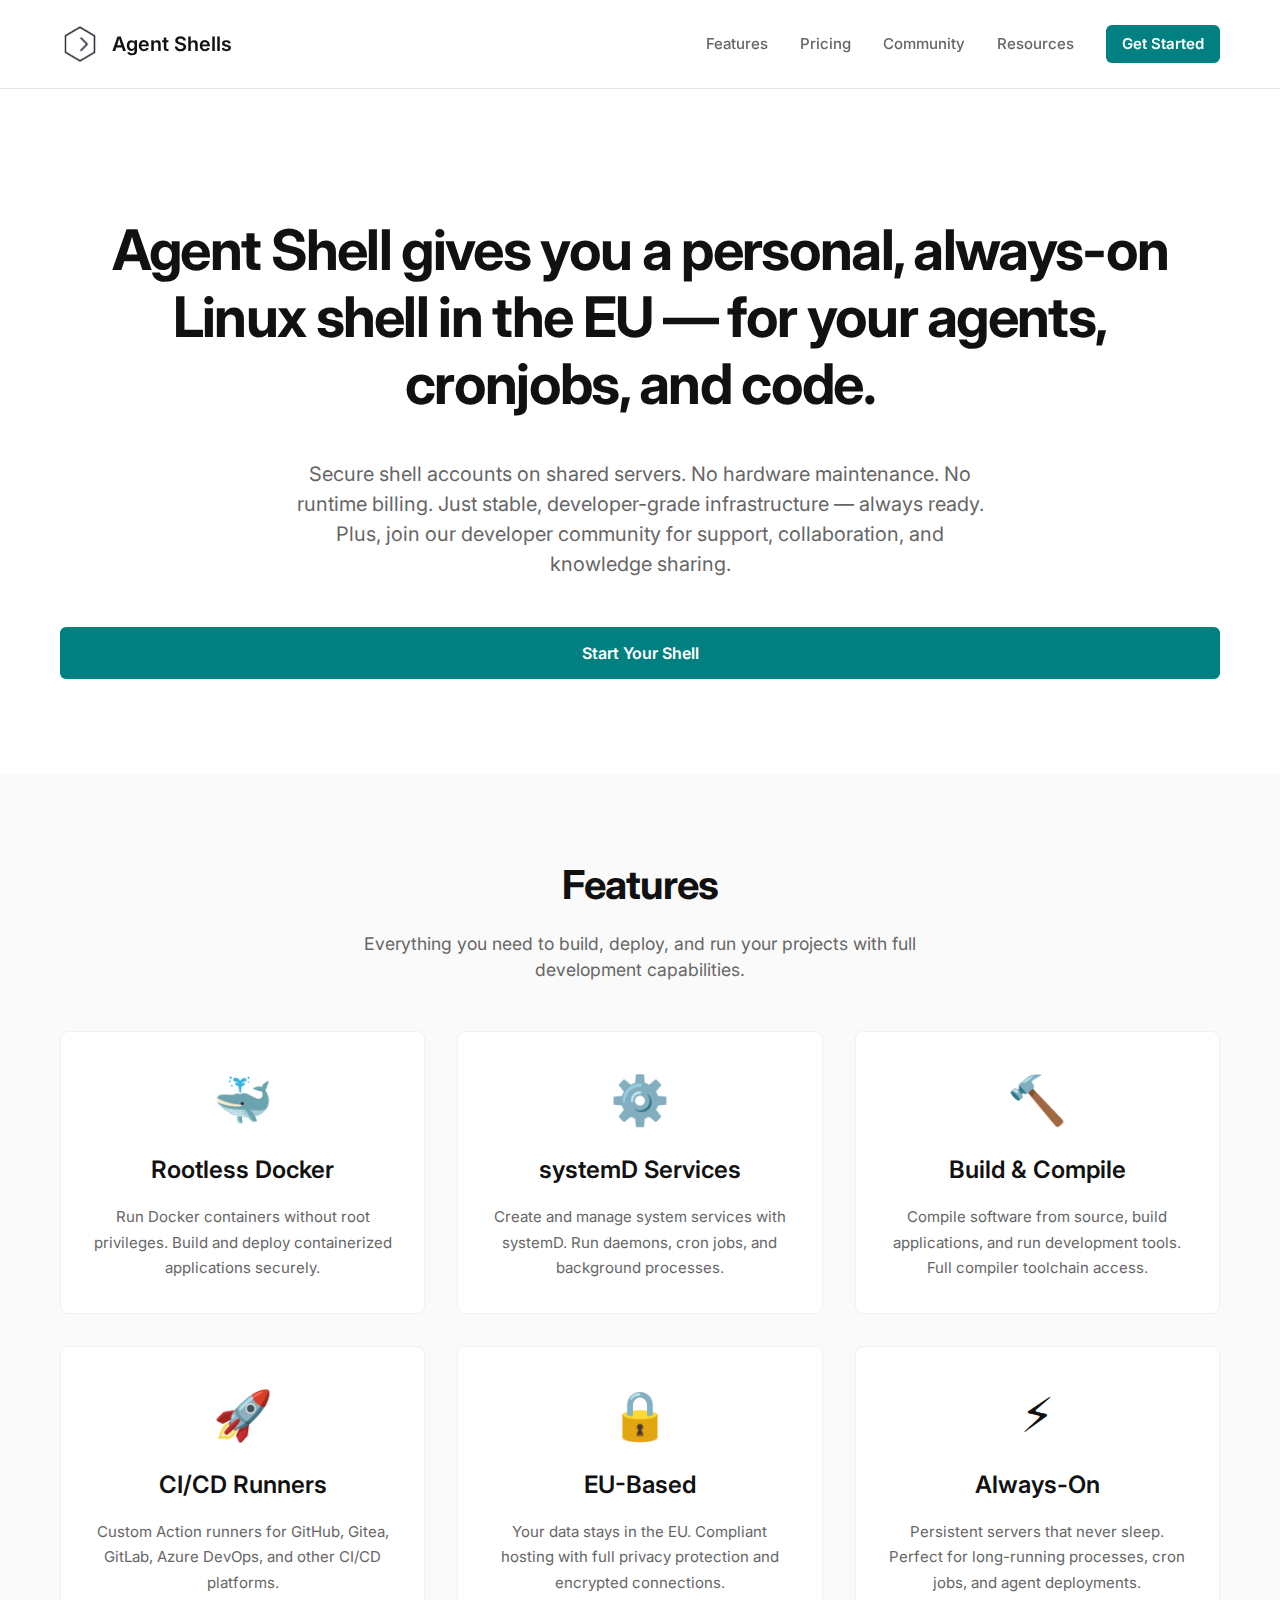
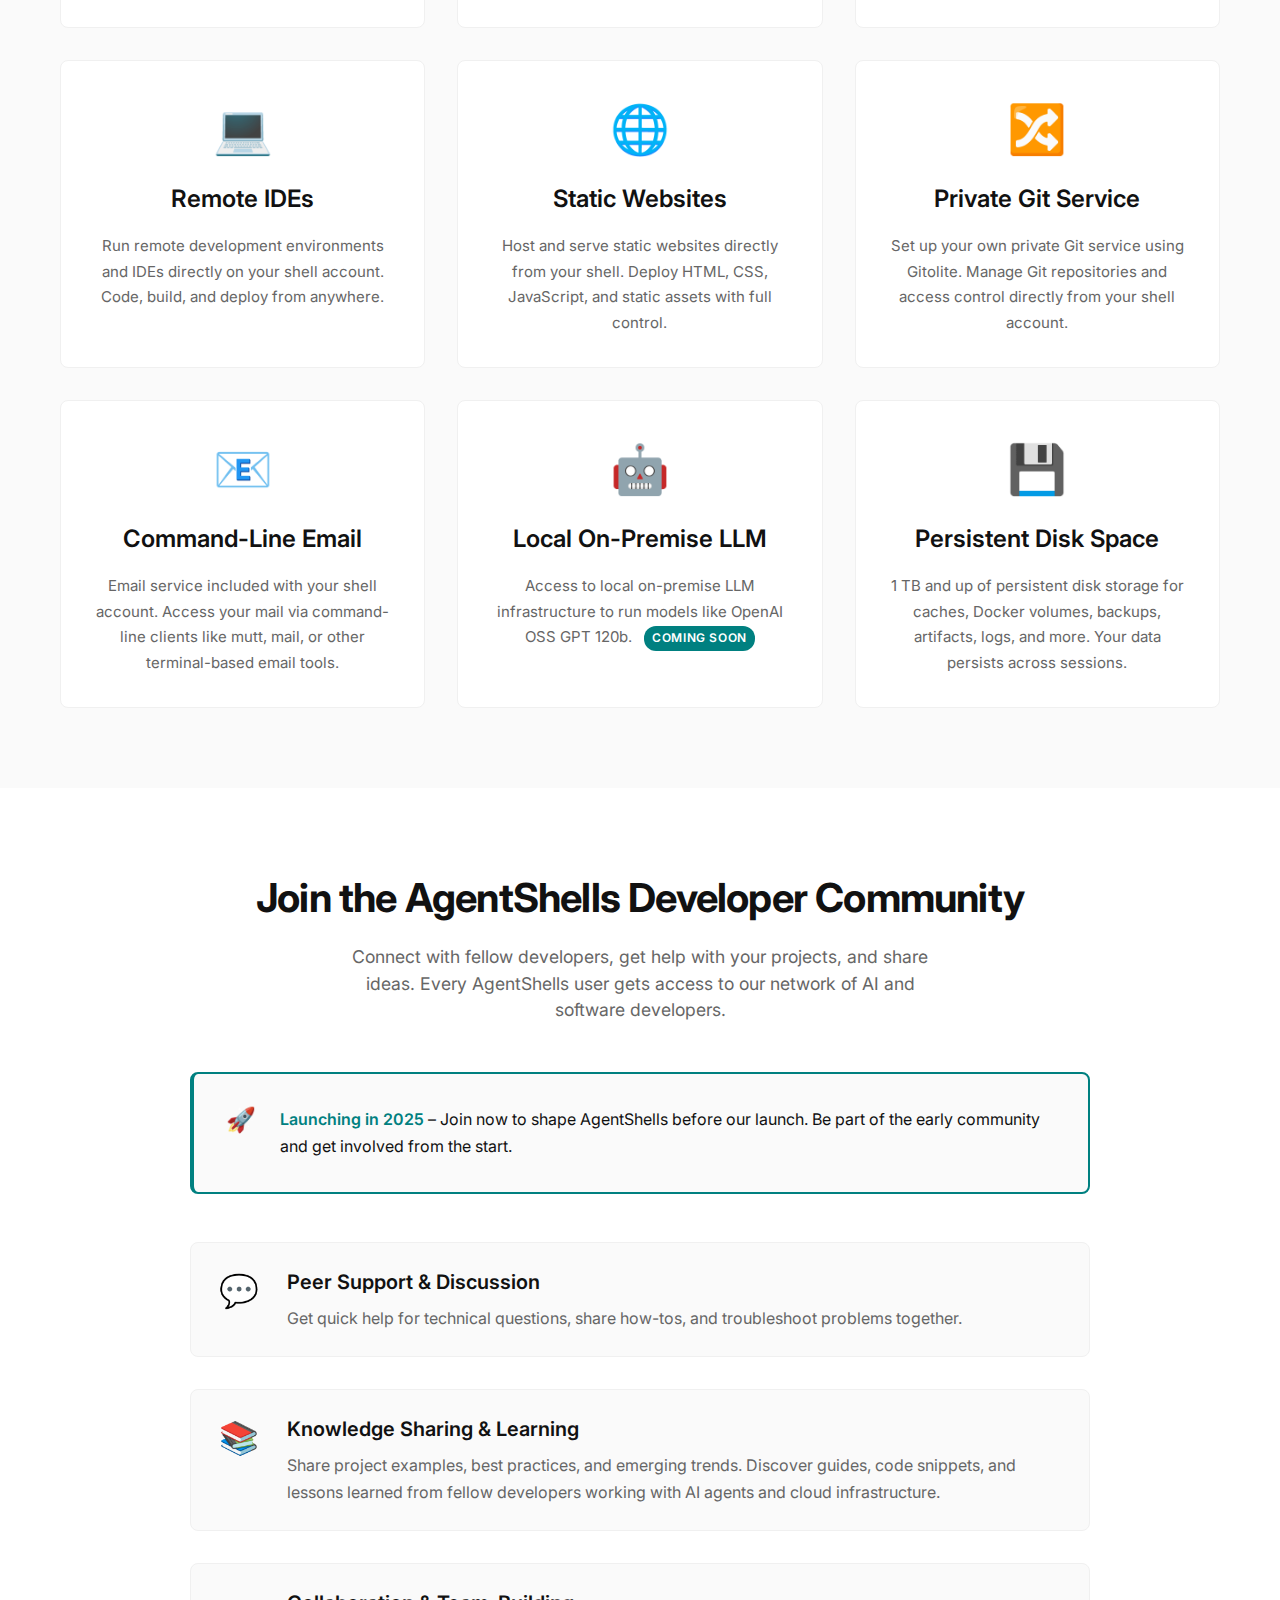
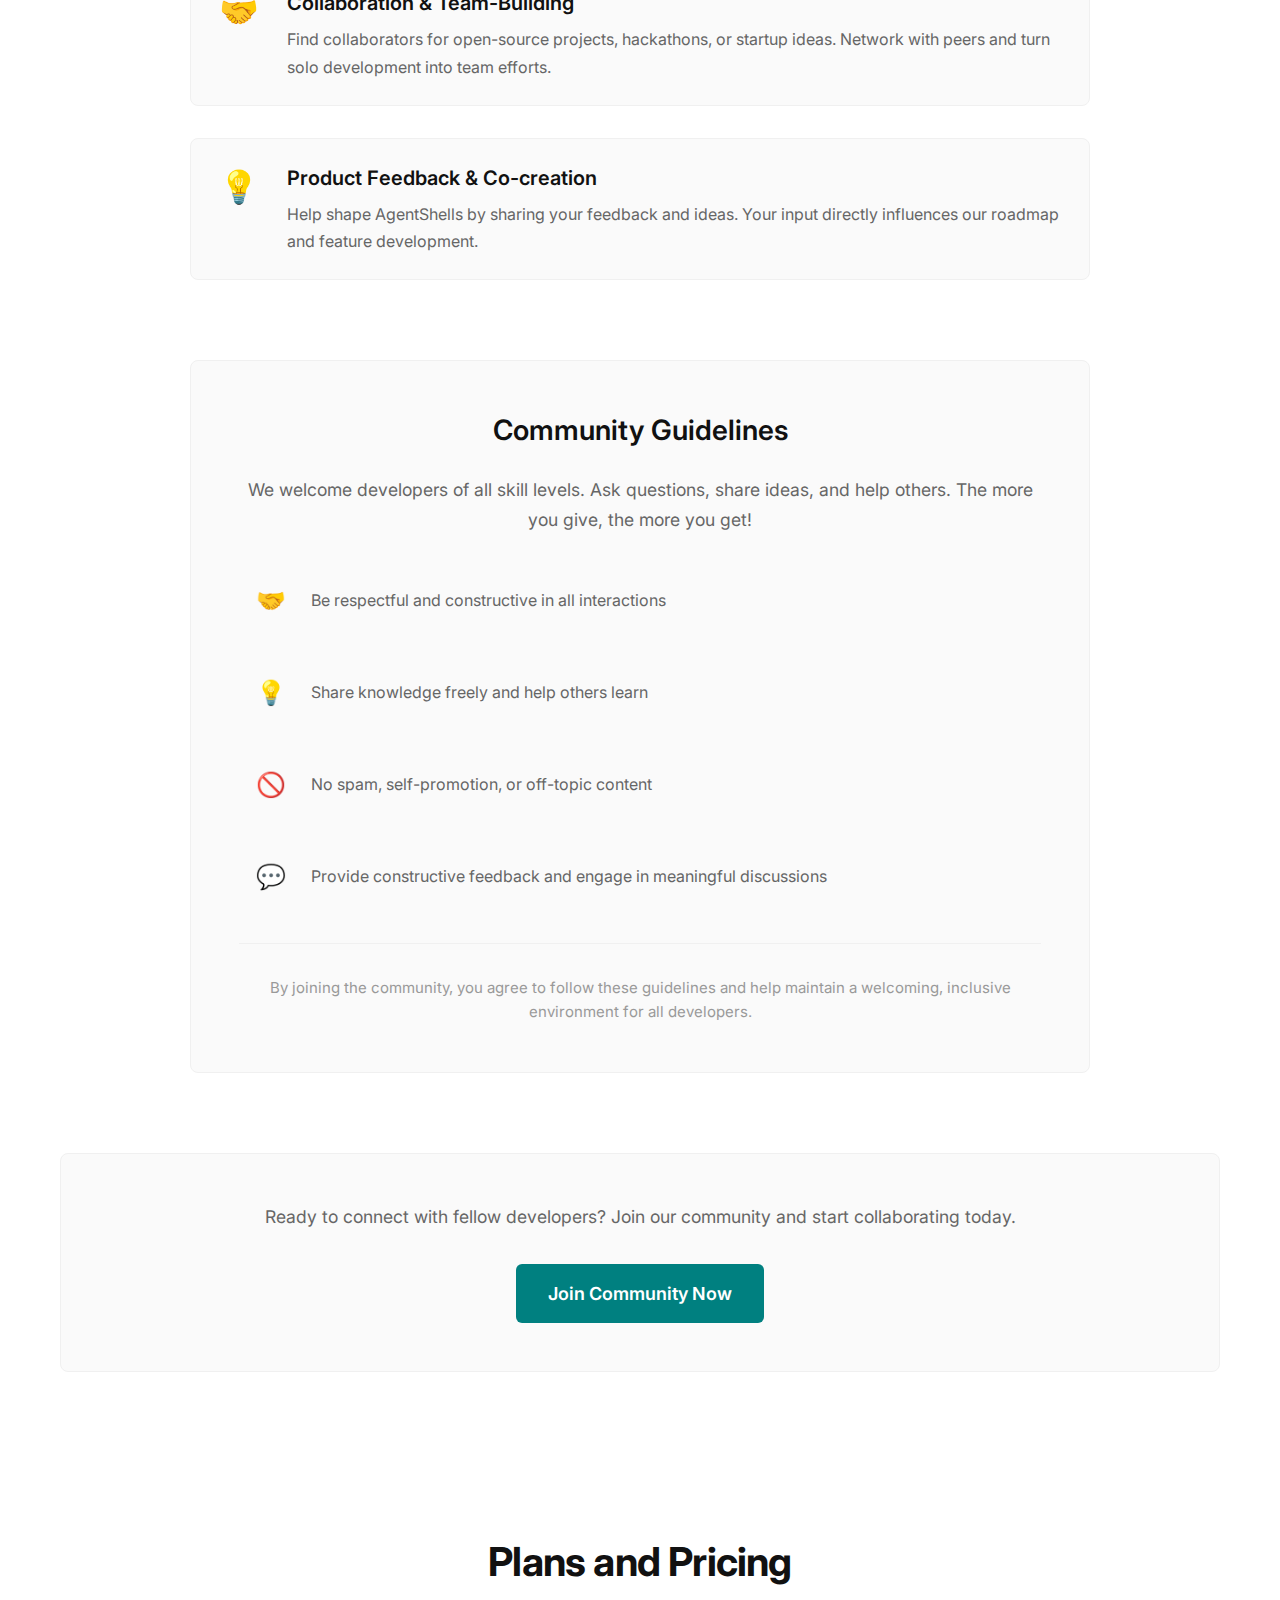
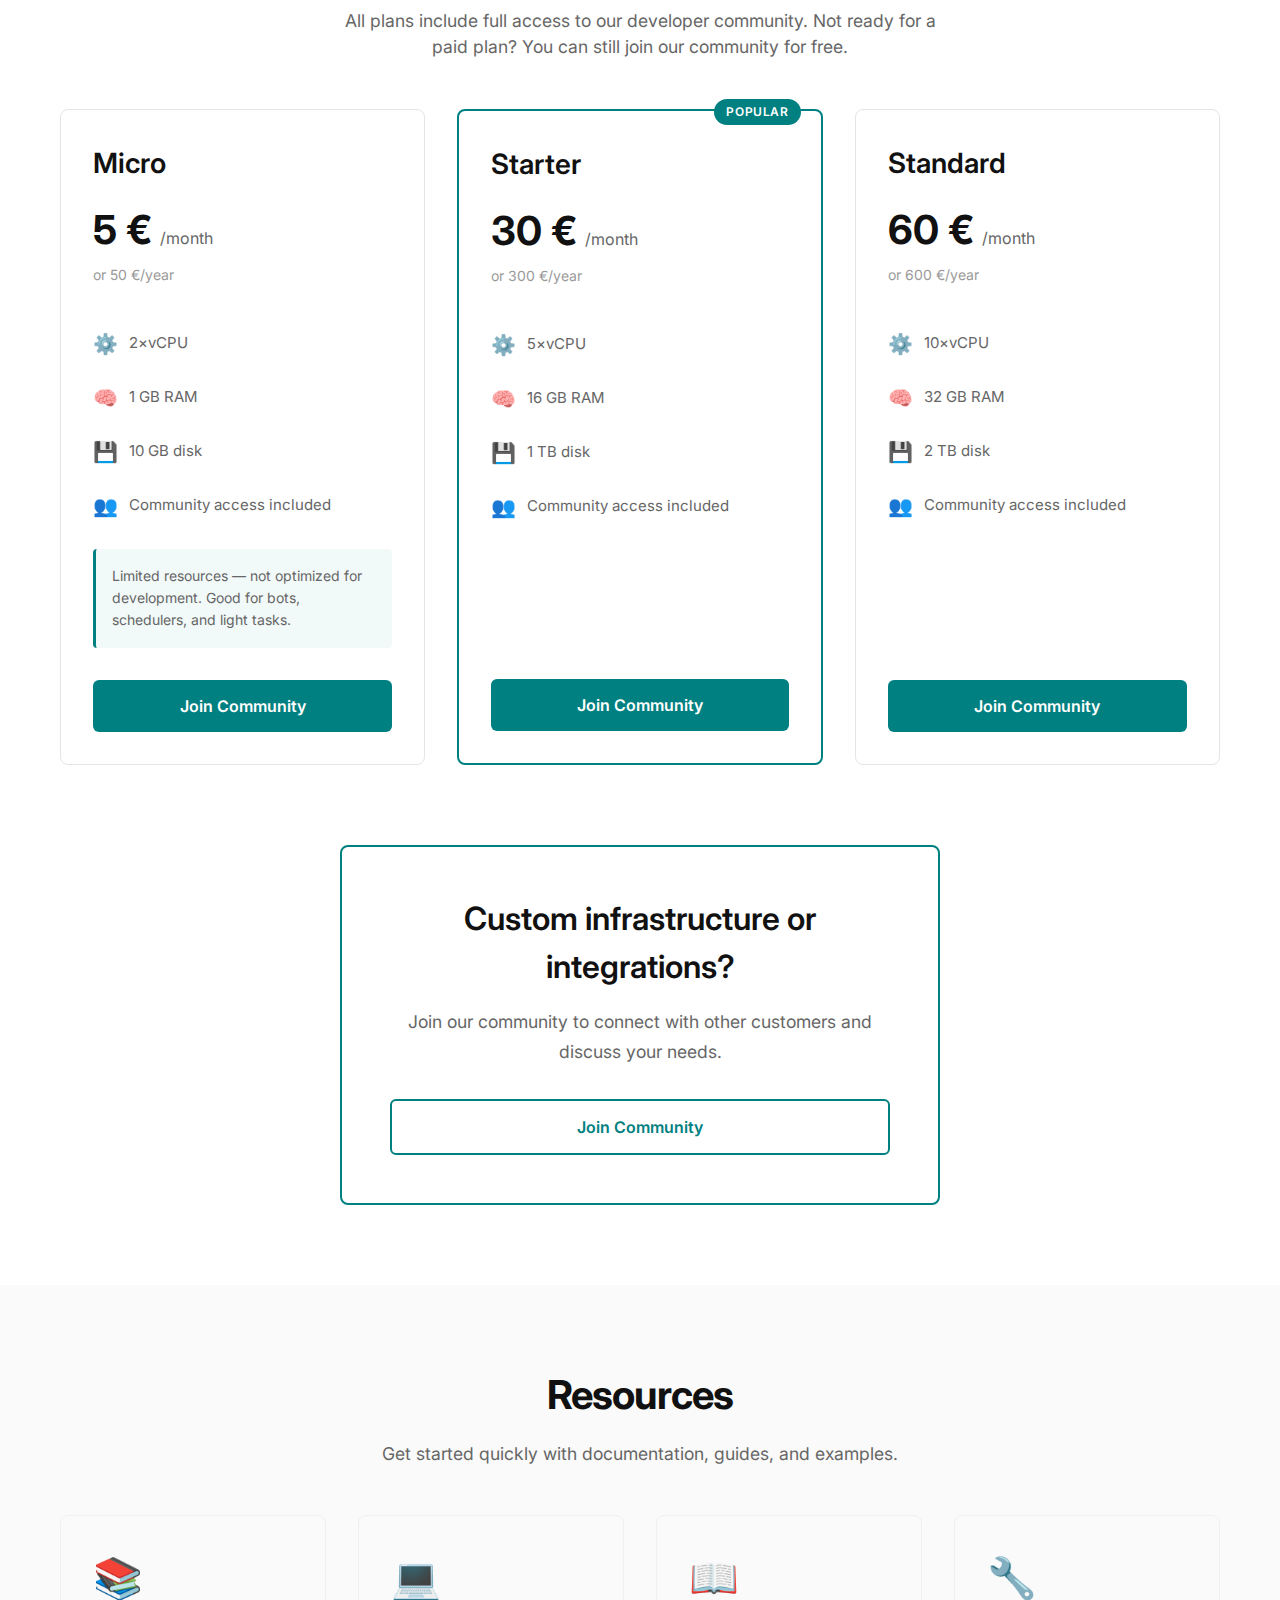
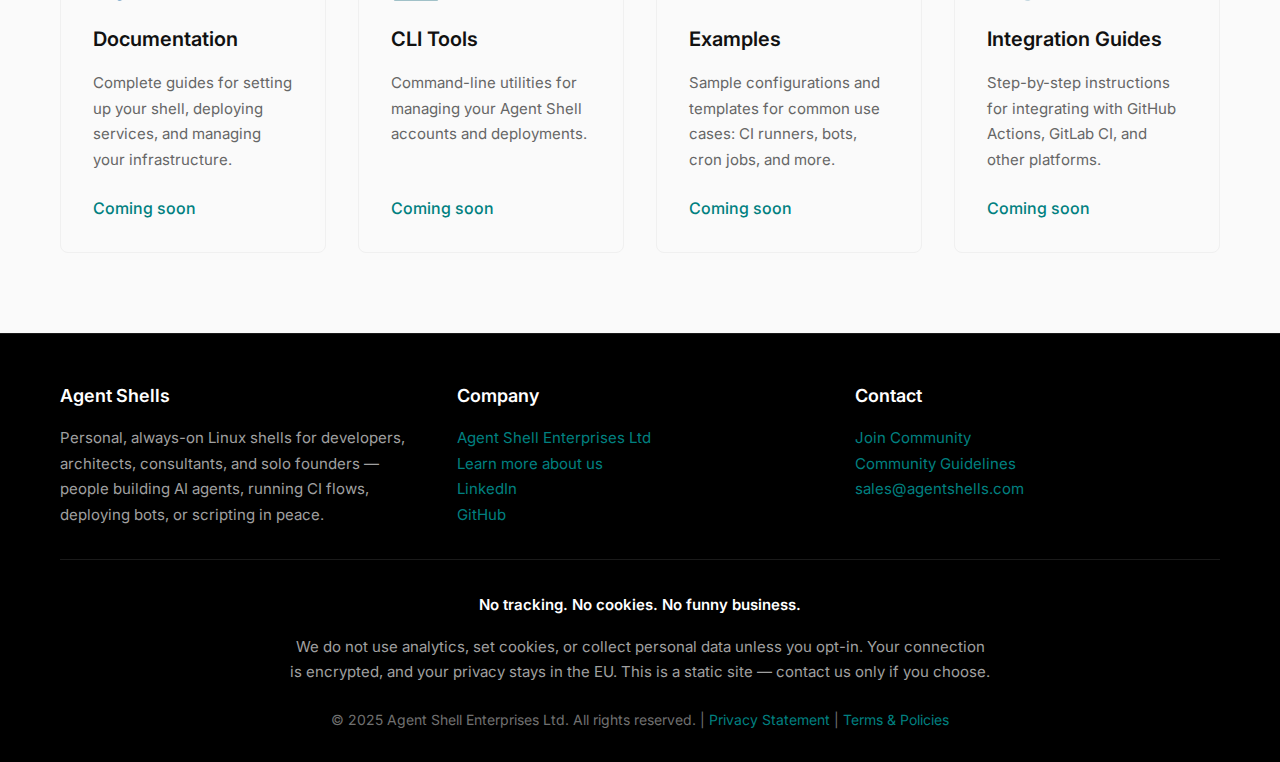
<file: docs/index.html>
<!DOCTYPE html>
<html lang="en">
<head>
    <meta charset="UTF-8">
    <meta name="viewport" content="width=device-width, initial-scale=1.0">
    <meta name="color-scheme" content="light dark">
    <title>Agent Shell — Always-on Linux Shells for Developers</title>
    <meta name="description" content="Personal, persistent, always-on Linux shells in the EU. Fixed-price hosting for developers, AI agents, and automated workflows. Rootless Docker, systemD services, CI/CD runners included. Join our developer community for support, collaboration, and knowledge sharing.">
    <meta name="robots" content="index, follow">
    
    <!-- Open Graph -->
    <meta property="og:title" content="Agent Shell — Always-on Linux Shells for Developers">
    <meta property="og:description" content="Personal, persistent, always-on Linux shells in the EU. Fixed-price hosting for developers, AI agents, and automated workflows. Rootless Docker, systemD services, CI/CD runners included. Join our developer community for support, collaboration, and knowledge sharing.">
    <meta property="og:type" content="website">
    <meta property="og:url" content="https://agentshells.com">
    <meta property="og:image" content="https://agentshells.com/assets/og-agentshells-1200x630-v2.png">
    <meta property="og:site_name" content="Agent Shell">
    
    <!-- Twitter Card -->
    <meta name="twitter:card" content="summary_large_image">
    <meta name="twitter:title" content="Agent Shell — Always-on Linux Shells for Developers">
    <meta name="twitter:description" content="Personal, persistent, always-on Linux shells in the EU. Fixed-price hosting for developers, AI agents, and automated workflows.">
    <meta name="twitter:image" content="https://agentshells.com/assets/og-agentshells-1200x630-v2.png">
    
    <!-- Schema.org JSON-LD -->
    <script type="application/ld+json">
    {
      "@context": "https://schema.org",
      "@type": "Organization",
      "name": "Agent Shell Enterprises Ltd",
      "url": "https://agentshell.enterprises",
      "logo": "https://agentshells.com/assets/logos/AgentShell-logo-transparent.png",
      "contactPoint": {
        "@type": "ContactPoint",
        "email": "sales@agentshells.com",
        "contactType": "customer support",
        "areaServed": "EU"
      },
      "location": {
        "@type": "Place",
        "address": {
          "@type": "PostalAddress",
          "addressCountry": "FI"
        }
      },
      "sameAs": [
        "https://www.linkedin.com/company/109978551/",
        "https://github.com/agentshells"
      ]
    }
    </script>
    <script type="application/ld+json">
    {
      "@context": "https://schema.org",
      "@type": "SoftwareApplication",
      "name": "Agent Shell",
      "applicationCategory": "DeveloperApplication",
      "operatingSystem": "Linux",
      "description": "Always-on Linux shell hosting service for developers, AI agents, and automated workflows. Includes rootless Docker, systemD services, and CI/CD runners.",
      "url": "https://agentshells.com",
      "provider": {
        "@type": "Organization",
        "name": "Agent Shell Enterprises Ltd"
      },
      "offers": {
        "@type": "Offer",
        "priceCurrency": "EUR",
        "price": "30",
        "priceValidUntil": "2026-12-31"
      },
      "featureList": [
        "Rootless Docker",
        "systemD Services",
        "Build & Compile Tools",
        "CI/CD Runners",
        "EU-Based Hosting",
        "Always-On Servers",
        "Remote IDEs"
      ]
    }
    </script>
    
    <!-- Inter Font -->
    <link rel="preconnect" href="https://fonts.googleapis.com">
    <link rel="preconnect" href="https://fonts.gstatic.com" crossorigin>
    <link href="https://fonts.googleapis.com/css2?family=Inter:wght@400;500;600;700&display=swap" rel="stylesheet">
    
    <link rel="stylesheet" href="styles.css">
</head>
<body>
    <!-- Skip Navigation -->
    <a href="#main-content" class="skip-nav">Skip to main content</a>
    
    <header class="header" role="banner">
        <div class="container">
            <div class="logo-container">
                <a href="/" class="logo-link" aria-label="Agent Shell Home">
                    <img src="assets/agentshell-enterprise-icon-logo-light.png" alt="Agent Shell logo" class="logo-icon logo-light" width="40" height="40" loading="eager">
                    <img src="assets/agentshell-enterprises-icon-logo-white-transparent.png" alt="Agent Shell logo" class="logo-icon logo-dark" width="40" height="40" loading="eager">
                    <span class="logo-text">Agent Shells</span>
                </a>
            </div>
            <nav class="nav" role="navigation" aria-label="Main navigation">
                <button class="mobile-menu-toggle" aria-label="Toggle mobile menu" aria-expanded="false" aria-controls="main-nav">
                    <span class="hamburger-icon"></span>
                </button>
                <div id="main-nav" class="nav-menu">
                    <a href="#features" class="nav-link" data-section="features">Features</a>
                    <a href="#pricing" class="nav-link" data-section="pricing">Pricing</a>
                    <a href="#community" class="nav-link" data-section="community">Community</a>
                    <a href="#resources" class="nav-link" data-section="resources">Resources</a>
                    <a href="#pricing" class="nav-link cta-nav-link" data-section="pricing">Get Started</a>
                </div>
            </nav>
        </div>
    </header>

    <main id="main-content" role="main">
        <section class="hero">
            <div class="container">
                <h1 class="hero-title">Agent Shell gives you a personal, always-on Linux shell in the EU — for your agents, cronjobs, and code.</h1>
                <p class="hero-subtitle">Secure shell accounts on shared servers. No hardware maintenance. No runtime billing. Just stable, developer-grade infrastructure — always ready. Plus, join our developer community for support, collaboration, and knowledge sharing.</p>
                <div class="hero-cta">
                    <a href="#pricing" class="cta-button hero-cta-button" data-section="pricing">Start Your Shell</a>
                </div>
            </div>
        </section>

        <section id="features" class="features">
            <div class="container">
                <h2 class="section-title">Features</h2>
                <p class="section-description">Everything you need to build, deploy, and run your projects with full development capabilities.</p>
                <div class="features-grid">
                    <div class="feature-card">
                        <div class="feature-icon-large">🐳</div>
                        <h3 class="feature-card-title">Rootless Docker</h3>
                        <p class="feature-card-description">Run Docker containers without root privileges. Build and deploy containerized applications securely.</p>
                    </div>
                    <div class="feature-card">
                        <div class="feature-icon-large">⚙️</div>
                        <h3 class="feature-card-title">systemD Services</h3>
                        <p class="feature-card-description">Create and manage system services with systemD. Run daemons, cron jobs, and background processes.</p>
                    </div>
                    <div class="feature-card">
                        <div class="feature-icon-large">🔨</div>
                        <h3 class="feature-card-title">Build & Compile</h3>
                        <p class="feature-card-description">Compile software from source, build applications, and run development tools. Full compiler toolchain access.</p>
                    </div>
                    <div class="feature-card">
                        <div class="feature-icon-large">🚀</div>
                        <h3 class="feature-card-title">CI/CD Runners</h3>
                        <p class="feature-card-description">Custom Action runners for GitHub, Gitea, GitLab, Azure DevOps, and other CI/CD platforms.</p>
                    </div>
                    <div class="feature-card">
                        <div class="feature-icon-large">🔒</div>
                        <h3 class="feature-card-title">EU-Based</h3>
                        <p class="feature-card-description">Your data stays in the EU. Compliant hosting with full privacy protection and encrypted connections.</p>
                    </div>
                    <div class="feature-card">
                        <div class="feature-icon-large">⚡</div>
                        <h3 class="feature-card-title">Always-On</h3>
                        <p class="feature-card-description">Persistent servers that never sleep. Perfect for long-running processes, cron jobs, and agent deployments.</p>
                    </div>
                    <div class="feature-card">
                        <div class="feature-icon-large">💻</div>
                        <h3 class="feature-card-title">Remote IDEs</h3>
                        <p class="feature-card-description">Run remote development environments and IDEs directly on your shell account. Code, build, and deploy from anywhere.</p>
                    </div>
                    <div class="feature-card">
                        <div class="feature-icon-large">🌐</div>
                        <h3 class="feature-card-title">Static Websites</h3>
                        <p class="feature-card-description">Host and serve static websites directly from your shell. Deploy HTML, CSS, JavaScript, and static assets with full control.</p>
                    </div>
                    <div class="feature-card">
                        <div class="feature-icon-large">🔀</div>
                        <h3 class="feature-card-title">Private Git Service</h3>
                        <p class="feature-card-description">Set up your own private Git service using Gitolite. Manage Git repositories and access control directly from your shell account.</p>
                    </div>
                    <div class="feature-card">
                        <div class="feature-icon-large">📧</div>
                        <h3 class="feature-card-title">Command-Line Email</h3>
                        <p class="feature-card-description">Email service included with your shell account. Access your mail via command-line clients like mutt, mail, or other terminal-based email tools.</p>
                    </div>
                    <div class="feature-card">
                        <div class="feature-icon-large">🤖</div>
                        <h3 class="feature-card-title">Local On-Premise LLM</h3>
                        <p class="feature-card-description">Access to local on-premise LLM infrastructure to run models like OpenAI OSS GPT 120b. <span class="coming-soon-badge">Coming Soon</span></p>
                    </div>
                    <div class="feature-card">
                        <div class="feature-icon-large">💾</div>
                        <h3 class="feature-card-title">Persistent Disk Space</h3>
                        <p class="feature-card-description">1 TB and up of persistent disk storage for caches, Docker volumes, backups, artifacts, logs, and more. Your data persists across sessions.</p>
                    </div>
                </div>
            </div>
        </section>

        <section id="community" class="community">
            <div class="container">
                <h2 class="section-title">Join the AgentShells Developer Community</h2>
                <p class="section-description">Connect with fellow developers, get help with your projects, and share ideas. Every AgentShells user gets access to our network of AI and software developers.</p>
                
                <div class="launch-banner">
                    <div class="launch-banner-content">
                        <span class="launch-banner-icon">🚀</span>
                        <div class="launch-banner-text">
                            <strong>Launching in 2025</strong> – Join now to shape AgentShells before our launch. Be part of the early community and get involved from the start.
                        </div>
                    </div>
                </div>
                
                <div class="community-benefits">
                    <div class="benefit-item">
                        <div class="benefit-icon">💬</div>
                        <div class="benefit-content">
                            <h3 class="benefit-title">Peer Support & Discussion</h3>
                            <p class="benefit-description">Get quick help for technical questions, share how-tos, and troubleshoot problems together.</p>
                        </div>
                    </div>
                    <div class="benefit-item">
                        <div class="benefit-icon">📚</div>
                        <div class="benefit-content">
                            <h3 class="benefit-title">Knowledge Sharing & Learning</h3>
                            <p class="benefit-description">Share project examples, best practices, and emerging trends. Discover guides, code snippets, and lessons learned from fellow developers working with AI agents and cloud infrastructure.</p>
                        </div>
                    </div>
                    <div class="benefit-item">
                        <div class="benefit-icon">🤝</div>
                        <div class="benefit-content">
                            <h3 class="benefit-title">Collaboration & Team-Building</h3>
                            <p class="benefit-description">Find collaborators for open-source projects, hackathons, or startup ideas. Network with peers and turn solo development into team efforts.</p>
                        </div>
                    </div>
                    <div class="benefit-item">
                        <div class="benefit-icon">💡</div>
                        <div class="benefit-content">
                            <h3 class="benefit-title">Product Feedback & Co-creation</h3>
                            <p class="benefit-description">Help shape AgentShells by sharing your feedback and ideas. Your input directly influences our roadmap and feature development.</p>
                        </div>
                    </div>
                </div>
                
                <div class="community-guidelines">
                    <h3 class="guidelines-title">Community Guidelines</h3>
                    <p class="guidelines-intro">We welcome developers of all skill levels. Ask questions, share ideas, and help others. The more you give, the more you get!</p>
                    <div class="guidelines-list">
                        <div class="guideline-item">
                            <span class="guideline-icon">🤝</span>
                            <span class="guideline-text">Be respectful and constructive in all interactions</span>
                        </div>
                        <div class="guideline-item">
                            <span class="guideline-icon">💡</span>
                            <span class="guideline-text">Share knowledge freely and help others learn</span>
                        </div>
                        <div class="guideline-item">
                            <span class="guideline-icon">🚫</span>
                            <span class="guideline-text">No spam, self-promotion, or off-topic content</span>
                        </div>
                        <div class="guideline-item">
                            <span class="guideline-icon">💬</span>
                            <span class="guideline-text">Provide constructive feedback and engage in meaningful discussions</span>
                        </div>
                    </div>
                    <p class="guidelines-note">By joining the community, you agree to follow these guidelines and help maintain a welcoming, inclusive environment for all developers.</p>
                </div>
                
                <div class="community-cta">
                    <p class="community-cta-text">Ready to connect with fellow developers? Join our community and start collaborating today.</p>
                    <a href="https://chat.agentshells.com/join/mfslqbbpaxbzo7glk6sjjlho/" class="cta-button community-cta-button" aria-label="Join Community" target="_blank" rel="noopener noreferrer">Join Community Now</a>
                </div>
            </div>
        </section>

        <section id="pricing" class="pricing">
            <div class="container">
                <h2 class="section-title">Plans and Pricing</h2>
                <p class="section-description">All plans include full access to our developer community. Not ready for a paid plan? You can still join our community for free.</p>
                
                <!-- All Plans in One Grid -->
                <div class="dev-section">
                    <div class="plans-grid dev-grid">
                        <div class="plan-card dev-card">
                            <div class="plan-header">
                                <h3 class="plan-name">Micro</h3>
                                <div class="plan-price">
                                    <span class="price-amount">5 €</span>
                                    <span class="price-period">/month</span>
                                </div>
                                <div class="plan-price-alt">or 50 €/year</div>
                            </div>
                            <div class="plan-features">
                                <div class="feature-item">
                                    <span class="feature-icon">⚙️</span>
                                    <span>2×vCPU</span>
                                </div>
                                <div class="feature-item">
                                    <span class="feature-icon">🧠</span>
                                    <span>1 GB RAM</span>
                                </div>
                                <div class="feature-item">
                                    <span class="feature-icon">💾</span>
                                    <span>10 GB disk</span>
                                </div>
                                <div class="feature-item">
                                    <span class="feature-icon">👥</span>
                                    <span>Community access included</span>
                                </div>
                                <div class="feature-note">
                                    <p>Limited resources — not optimized for development. Good for bots, schedulers, and light tasks.</p>
                                </div>
                            </div>
                            <a href="https://chat.agentshells.com/join/mfslqbbpaxbzo7glk6sjjlho/" class="cta-button dev-cta" aria-label="Join Community" target="_blank" rel="noopener noreferrer">Join Community</a>
                        </div>

                        <div class="plan-card dev-card featured">
                            <div class="plan-badge">Popular</div>
                            <div class="plan-header">
                                <h3 class="plan-name">Starter</h3>
                                <div class="plan-price">
                                    <span class="price-amount">30 €</span>
                                    <span class="price-period">/month</span>
                                </div>
                                <div class="plan-price-alt">or 300 €/year</div>
                            </div>
                            <div class="plan-features">
                                <div class="feature-item">
                                    <span class="feature-icon">⚙️</span>
                                    <span>5×vCPU</span>
                                </div>
                                <div class="feature-item">
                                    <span class="feature-icon">🧠</span>
                                    <span>16 GB RAM</span>
                                </div>
                                <div class="feature-item">
                                    <span class="feature-icon">💾</span>
                                    <span>1 TB disk</span>
                                </div>
                                <div class="feature-item">
                                    <span class="feature-icon">👥</span>
                                    <span>Community access included</span>
                                </div>
                            </div>
                            <a href="https://chat.agentshells.com/join/mfslqbbpaxbzo7glk6sjjlho/" class="cta-button dev-cta" aria-label="Join Community" target="_blank" rel="noopener noreferrer">Join Community</a>
                        </div>

                        <div class="plan-card dev-card">
                            <div class="plan-header">
                                <h3 class="plan-name">Standard</h3>
                                <div class="plan-price">
                                    <span class="price-amount">60 €</span>
                                    <span class="price-period">/month</span>
                                </div>
                                <div class="plan-price-alt">or 600 €/year</div>
                            </div>
                            <div class="plan-features">
                                <div class="feature-item">
                                    <span class="feature-icon">⚙️</span>
                                    <span>10×vCPU</span>
                                </div>
                                <div class="feature-item">
                                    <span class="feature-icon">🧠</span>
                                    <span>32 GB RAM</span>
                                </div>
                                <div class="feature-item">
                                    <span class="feature-icon">💾</span>
                                    <span>2 TB disk</span>
                                </div>
                                <div class="feature-item">
                                    <span class="feature-icon">👥</span>
                                    <span>Community access included</span>
                                </div>
                            </div>
                            <a href="https://chat.agentshells.com/join/mfslqbbpaxbzo7glk6sjjlho/" class="cta-button dev-cta" aria-label="Join Community" target="_blank" rel="noopener noreferrer">Join Community</a>
                        </div>
                    </div>
                </div>

                <!-- Enterprise Option -->
                <div class="enterprise-section">
                    <div class="enterprise-card">
                        <h3 class="enterprise-title">Custom infrastructure or integrations?</h3>
                        <p class="enterprise-description">Join our community to connect with other customers and discuss your needs.</p>
                        <a href="https://chat.agentshells.com/join/mfslqbbpaxbzo7glk6sjjlho/" class="cta-button enterprise-cta" aria-label="Join Community" target="_blank" rel="noopener noreferrer">Join Community</a>
                    </div>
                </div>
            </div>
        </section>

        <section id="resources" class="resources">
            <div class="container">
                <h2 class="section-title">Resources</h2>
                <p class="section-description">Get started quickly with documentation, guides, and examples.</p>
                <div class="resources-grid">
                    <div class="resource-card">
                        <div class="resource-icon">📚</div>
                        <h3 class="resource-title">Documentation</h3>
                        <p class="resource-description">Complete guides for setting up your shell, deploying services, and managing your infrastructure.</p>
                        <a href="#" class="resource-link">Coming soon</a>
                    </div>
                    <div class="resource-card">
                        <div class="resource-icon">💻</div>
                        <h3 class="resource-title">CLI Tools</h3>
                        <p class="resource-description">Command-line utilities for managing your Agent Shell accounts and deployments.</p>
                        <a href="#" class="resource-link">Coming soon</a>
                    </div>
                    <div class="resource-card">
                        <div class="resource-icon">📖</div>
                        <h3 class="resource-title">Examples</h3>
                        <p class="resource-description">Sample configurations and templates for common use cases: CI runners, bots, cron jobs, and more.</p>
                        <a href="#" class="resource-link">Coming soon</a>
                    </div>
                    <div class="resource-card">
                        <div class="resource-icon">🔧</div>
                        <h3 class="resource-title">Integration Guides</h3>
                        <p class="resource-description">Step-by-step instructions for integrating with GitHub Actions, GitLab CI, and other platforms.</p>
                        <a href="#" class="resource-link">Coming soon</a>
                    </div>
                </div>
            </div>
        </section>

    </main>

    <footer class="footer" role="contentinfo">
        <div class="container">
            <div class="footer-content">
                <div class="footer-section">
                    <h4 class="footer-title">Agent Shells</h4>
                    <p class="footer-text">Personal, always-on Linux shells for developers, architects, consultants, and solo founders — people building AI agents, running CI flows, deploying bots, or scripting in peace.</p>
                </div>
                <div class="footer-section">
                    <h4 class="footer-title">Company</h4>
                    <p class="footer-text">
                        <a href="https://agentshell.enterprises" class="footer-link" target="_blank" rel="noopener noreferrer">Agent Shell Enterprises Ltd</a>
                    </p>
                    <p class="footer-text">
                        <a href="https://agentshell.enterprises" class="footer-link" target="_blank" rel="noopener noreferrer">Learn more about us</a>
                    </p>
                    <p class="footer-text">
                        <a href="https://www.linkedin.com/company/109978551/" class="footer-link" target="_blank" rel="noopener noreferrer">LinkedIn</a>
                    </p>
                    <p class="footer-text">
                        <a href="https://github.com/agentshells" class="footer-link" target="_blank" rel="noopener noreferrer">GitHub</a>
                    </p>
                </div>
                <div class="footer-section">
                    <h4 class="footer-title">Contact</h4>
                    <p class="footer-text">
                        <a href="https://chat.agentshells.com/join/mfslqbbpaxbzo7glk6sjjlho/" class="footer-link" target="_blank" rel="noopener noreferrer">Join Community</a>
                    </p>
                    <p class="footer-text">
                        <a href="#community" class="footer-link" data-section="community">Community Guidelines</a>
                    </p>
                    <p class="footer-text">
                        <a href="mailto:sales@agentshells.com" class="footer-link">sales@agentshells.com</a>
                    </p>
                </div>
            </div>
            <div class="footer-bottom">
                <div class="privacy-text">
                    <p><strong>No tracking. No cookies. No funny business.</strong></p>
                    <p>We do not use analytics, set cookies, or collect personal data unless you opt-in. Your connection is encrypted, and your privacy stays in the EU. This is a static site — contact us only if you choose.</p>
                </div>
                <p class="footer-copyright">&copy; 2025 Agent Shell Enterprises Ltd. All rights reserved. | <a href="/privacy.html" class="footer-link">Privacy Statement</a> | <a href="/terms.html" class="footer-link">Terms & Policies</a></p>
            </div>
        </div>
    </footer>

    <script>
        // SPA Navigation and Smooth Scrolling
        (function() {
            // Mobile menu toggle
            const mobileMenuToggle = document.querySelector('.mobile-menu-toggle');
            const navMenu = document.querySelector('#main-nav');
            
            if (mobileMenuToggle && navMenu) {
                mobileMenuToggle.addEventListener('click', function() {
                    const isExpanded = this.getAttribute('aria-expanded') === 'true';
                    this.setAttribute('aria-expanded', !isExpanded);
                    navMenu.classList.toggle('nav-menu-open');
                    document.body.classList.toggle('menu-open');
                });
                
                // Close menu when clicking outside
                document.addEventListener('click', function(e) {
                    if (!navMenu.contains(e.target) && !mobileMenuToggle.contains(e.target)) {
                        mobileMenuToggle.setAttribute('aria-expanded', 'false');
                        navMenu.classList.remove('nav-menu-open');
                        document.body.classList.remove('menu-open');
                    }
                });
                
                // Close menu on nav link click (mobile)
                document.querySelectorAll('.nav-link').forEach(link => {
                    link.addEventListener('click', function() {
                        if (window.innerWidth < 768) {
                            mobileMenuToggle.setAttribute('aria-expanded', 'false');
                            navMenu.classList.remove('nav-menu-open');
                            document.body.classList.remove('menu-open');
                        }
                    });
                });
            }
            
            // Smooth scroll to sections
            function scrollToSection(sectionId) {
                const section = document.getElementById(sectionId);
                if (section) {
                    const headerHeight = document.querySelector('.header').offsetHeight;
                    const sectionTop = section.offsetTop - headerHeight - 20;
                    window.scrollTo({
                        top: sectionTop,
                        behavior: 'smooth'
                    });
                    // Update URL without triggering scroll
                    if (history.pushState) {
                        history.pushState(null, null, '#' + sectionId);
                    }
                }
            }

            // Handle navigation clicks and CTA buttons
            document.querySelectorAll('[data-section]').forEach(link => {
                link.addEventListener('click', function(e) {
                    const section = this.getAttribute('data-section');
                    if (section) {
                        e.preventDefault();
                        scrollToSection(section);
                    }
                });
            });

            // Update active nav link on scroll
            function updateActiveNav() {
                const sections = document.querySelectorAll('section[id]');
                const scrollPos = window.scrollY + 100;
                
                sections.forEach(section => {
                    const sectionTop = section.offsetTop;
                    const sectionHeight = section.offsetHeight;
                    const sectionId = section.getAttribute('id');
                    
                    if (scrollPos >= sectionTop && scrollPos < sectionTop + sectionHeight) {
                        document.querySelectorAll('.nav-link[data-section]').forEach(link => {
                            link.classList.remove('active');
                            if (link.getAttribute('data-section') === sectionId) {
                                link.classList.add('active');
                            }
                        });
                    }
                });
            }

            // Throttle scroll events
            let ticking = false;
            window.addEventListener('scroll', function() {
                if (!ticking) {
                    window.requestAnimationFrame(function() {
                        updateActiveNav();
                        ticking = false;
                    });
                    ticking = true;
                }
            });

            // Handle hash on page load
            if (window.location.hash) {
                setTimeout(() => {
                    scrollToSection(window.location.hash.slice(1));
                }, 100);
            }
        })();
    </script>
</body>
</html>
</file>
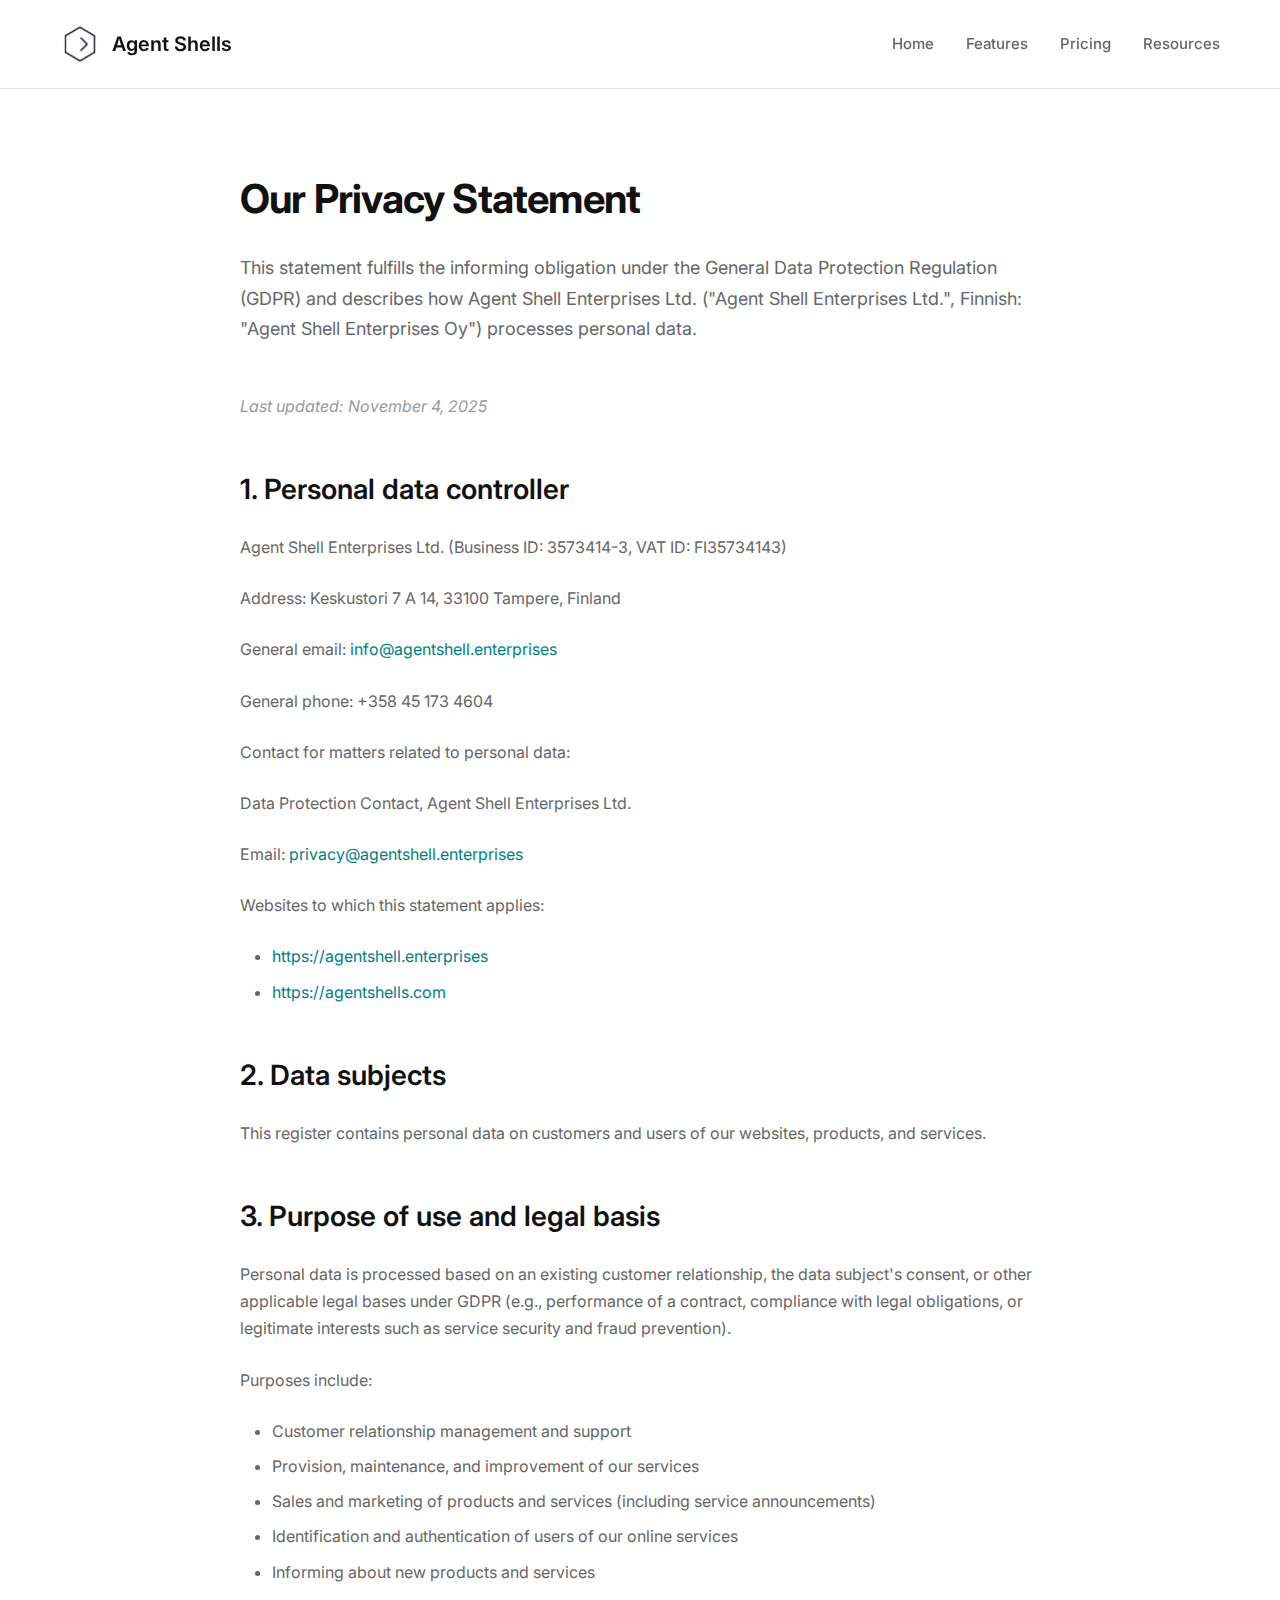
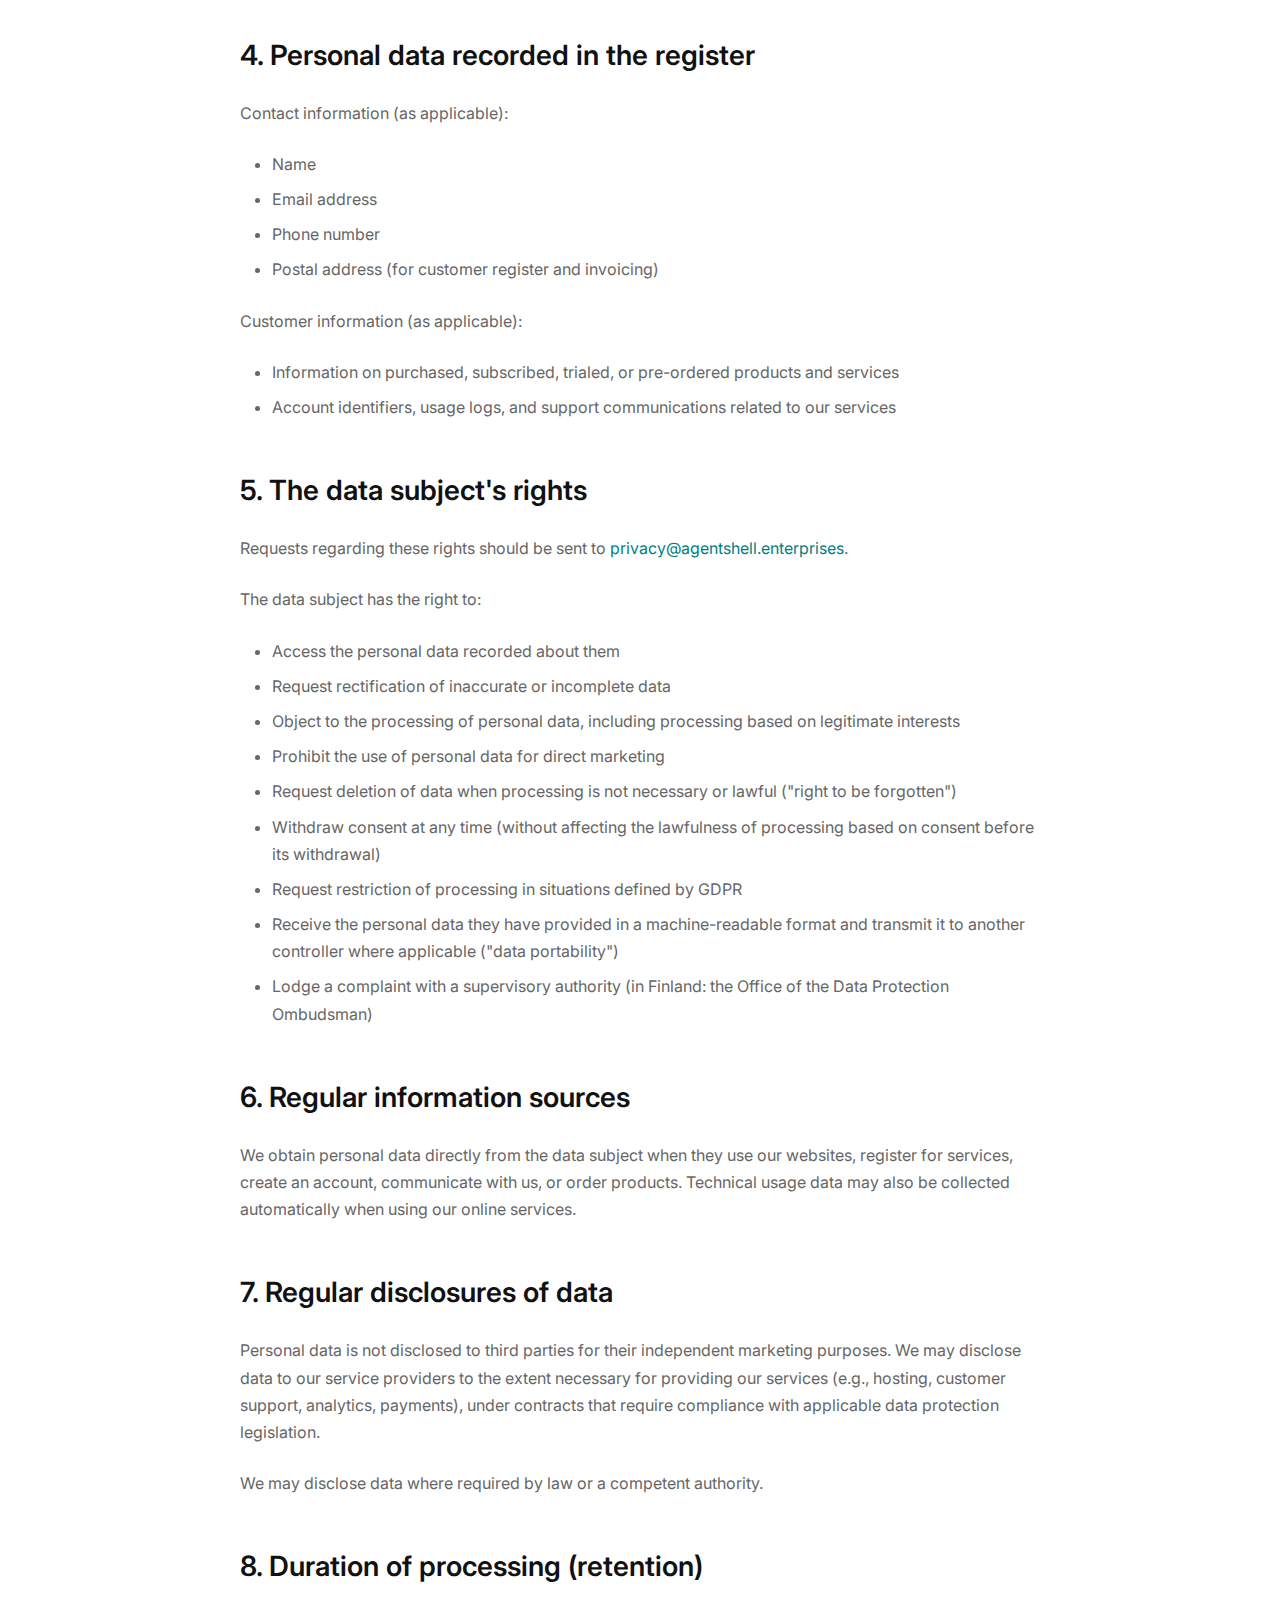
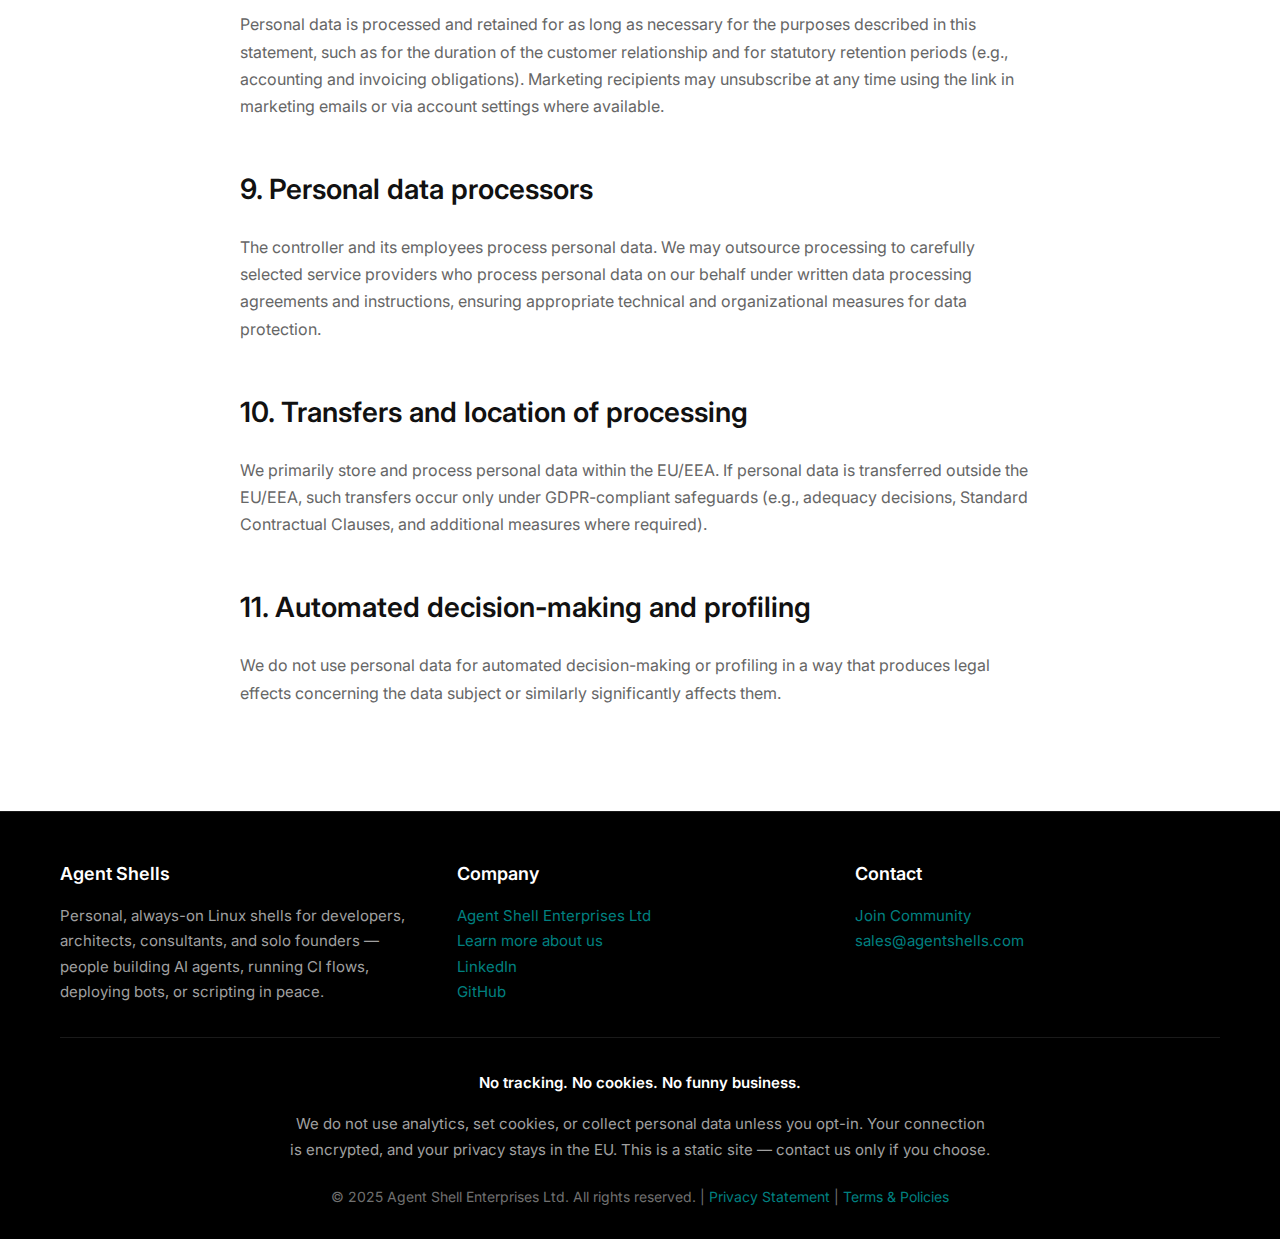
<file: docs/privacy.html>
<!DOCTYPE html>
<html lang="en">
<head>
    <meta charset="UTF-8">
    <meta name="viewport" content="width=device-width, initial-scale=1.0">
    <meta name="color-scheme" content="light dark">
    <title>Privacy Statement — Agent Shell</title>
    <meta name="description" content="Privacy statement for Agent Shell Enterprises Ltd. outlining how personal data is processed in accordance with GDPR.">
    <meta name="robots" content="index, follow">
    
    <!-- Open Graph -->
    <meta property="og:title" content="Privacy Statement — Agent Shell">
    <meta property="og:description" content="Privacy statement for Agent Shell Enterprises Ltd. outlining how personal data is processed in accordance with GDPR.">
    <meta property="og:type" content="website">
    <meta property="og:url" content="https://agentshells.com/privacy.html">
    
    <!-- Inter Font -->
    <link rel="preconnect" href="https://fonts.googleapis.com">
    <link rel="preconnect" href="https://fonts.gstatic.com" crossorigin>
    <link href="https://fonts.googleapis.com/css2?family=Inter:wght@400;500;600;700&display=swap" rel="stylesheet">
    
    <link rel="stylesheet" href="styles.css">
    <style>
        .privacy-content {
            padding: var(--spacing-2xl) 0;
            background-color: var(--background);
            max-width: 800px;
            margin: 0 auto;
        }
        
        .privacy-content h1 {
            font-size: 2.5rem;
            font-weight: 700;
            margin-bottom: var(--spacing-md);
            color: var(--text-primary);
            letter-spacing: -0.02em;
        }
        
        .privacy-content .intro {
            font-size: 1.125rem;
            color: var(--text-secondary);
            margin-bottom: var(--spacing-xl);
            line-height: 1.7;
        }
        
        .privacy-content .last-updated {
            font-style: italic;
            color: var(--text-muted);
            margin-bottom: var(--spacing-xl);
        }
        
        .privacy-content h2 {
            font-size: 1.75rem;
            font-weight: 600;
            margin-top: var(--spacing-xl);
            margin-bottom: var(--spacing-md);
            color: var(--text-primary);
        }
        
        .privacy-content h2:first-of-type {
            margin-top: var(--spacing-lg);
        }
        
        .privacy-content p {
            margin-bottom: var(--spacing-md);
            line-height: 1.7;
            color: var(--text-secondary);
        }
        
        .privacy-content ul {
            margin-bottom: var(--spacing-md);
            padding-left: var(--spacing-lg);
            color: var(--text-secondary);
        }
        
        .privacy-content li {
            margin-bottom: var(--spacing-xs);
            line-height: 1.7;
        }
        
        .privacy-content a {
            color: var(--color-aurora-teal);
            text-decoration: none;
            transition: color 0.2s ease;
        }
        
        .privacy-content a:hover {
            color: var(--color-teal-hover);
            text-decoration: underline;
        }
        
        .privacy-content a:focus {
            outline: 3px solid var(--color-aurora-teal);
            outline-offset: 2px;
            border-radius: 4px;
        }
        
        @media (max-width: 768px) {
            .privacy-content {
                padding: var(--spacing-xl) 0;
            }
            
            .privacy-content h1 {
                font-size: 2rem;
            }
            
            .privacy-content h2 {
                font-size: 1.5rem;
            }
        }
    </style>
</head>
<body>
    <!-- Skip Navigation -->
    <a href="#main-content" class="skip-nav">Skip to main content</a>
    
    <header class="header" role="banner">
        <div class="container">
            <div class="logo-container">
                <a href="/" class="logo-link" aria-label="Agent Shell Home">
                    <img src="assets/agentshell-enterprise-icon-logo-light.png" alt="Agent Shell logo" class="logo-icon logo-light" width="40" height="40" loading="eager">
                    <img src="assets/agentshell-enterprises-icon-logo-white-transparent.png" alt="Agent Shell logo" class="logo-icon logo-dark" width="40" height="40" loading="eager">
                    <span class="logo-text">Agent Shells</span>
                </a>
            </div>
            <nav class="nav" role="navigation" aria-label="Main navigation">
                <button class="mobile-menu-toggle" aria-label="Toggle mobile menu" aria-expanded="false" aria-controls="main-nav">
                    <span class="hamburger-icon"></span>
                </button>
                <div id="main-nav" class="nav-menu">
                    <a href="/" class="nav-link">Home</a>
                    <a href="/#features" class="nav-link">Features</a>
                    <a href="/#pricing" class="nav-link">Pricing</a>
                    <a href="/#resources" class="nav-link">Resources</a>
                </div>
            </nav>
        </div>
    </header>

    <main id="main-content" role="main">
        <div class="container">
            <div class="privacy-content">
                <h1>Our Privacy Statement</h1>
                <p class="intro">This statement fulfills the informing obligation under the General Data Protection Regulation (GDPR) and describes how Agent Shell Enterprises Ltd. ("Agent Shell Enterprises Ltd.", Finnish: "Agent Shell Enterprises Oy") processes personal data.</p>
                <p class="last-updated"><em>Last updated: November 4, 2025</em></p>
                
                <h2>1. Personal data controller</h2>
                <p>Agent Shell Enterprises Ltd. (Business ID: 3573414-3, VAT ID: FI35734143)</p>
                <p>Address: Keskustori 7 A 14, 33100 Tampere, Finland</p>
                <p>General email: <a href="mailto:info@agentshell.enterprises">info@agentshell.enterprises</a></p>
                <p>General phone: +358 45 173 4604</p>
                <p>Contact for matters related to personal data:</p>
                <p>Data Protection Contact, Agent Shell Enterprises Ltd.</p>
                <p>Email: <a href="mailto:privacy@agentshell.enterprises">privacy@agentshell.enterprises</a></p>
                <p>Websites to which this statement applies:</p>
                <ul>
                    <li><a href="https://agentshell.enterprises" target="_blank" rel="noopener noreferrer">https://agentshell.enterprises</a></li>
                    <li><a href="https://agentshells.com" target="_blank" rel="noopener noreferrer">https://agentshells.com</a></li>
                </ul>
                
                <h2>2. Data subjects</h2>
                <p>This register contains personal data on customers and users of our websites, products, and services.</p>
                
                <h2>3. Purpose of use and legal basis</h2>
                <p>Personal data is processed based on an existing customer relationship, the data subject's consent, or other applicable legal bases under GDPR (e.g., performance of a contract, compliance with legal obligations, or legitimate interests such as service security and fraud prevention).</p>
                <p>Purposes include:</p>
                <ul>
                    <li>Customer relationship management and support</li>
                    <li>Provision, maintenance, and improvement of our services</li>
                    <li>Sales and marketing of products and services (including service announcements)</li>
                    <li>Identification and authentication of users of our online services</li>
                    <li>Informing about new products and services</li>
                </ul>
                
                <h2>4. Personal data recorded in the register</h2>
                <p>Contact information (as applicable):</p>
                <ul>
                    <li>Name</li>
                    <li>Email address</li>
                    <li>Phone number</li>
                    <li>Postal address (for customer register and invoicing)</li>
                </ul>
                <p>Customer information (as applicable):</p>
                <ul>
                    <li>Information on purchased, subscribed, trialed, or pre-ordered products and services</li>
                    <li>Account identifiers, usage logs, and support communications related to our services</li>
                </ul>
                
                <h2>5. The data subject's rights</h2>
                <p>Requests regarding these rights should be sent to <a href="mailto:privacy@agentshell.enterprises">privacy@agentshell.enterprises</a>.</p>
                <p>The data subject has the right to:</p>
                <ul>
                    <li>Access the personal data recorded about them</li>
                    <li>Request rectification of inaccurate or incomplete data</li>
                    <li>Object to the processing of personal data, including processing based on legitimate interests</li>
                    <li>Prohibit the use of personal data for direct marketing</li>
                    <li>Request deletion of data when processing is not necessary or lawful ("right to be forgotten")</li>
                    <li>Withdraw consent at any time (without affecting the lawfulness of processing based on consent before its withdrawal)</li>
                    <li>Request restriction of processing in situations defined by GDPR</li>
                    <li>Receive the personal data they have provided in a machine-readable format and transmit it to another controller where applicable ("data portability")</li>
                    <li>Lodge a complaint with a supervisory authority (in Finland: the Office of the Data Protection Ombudsman)</li>
                </ul>
                
                <h2>6. Regular information sources</h2>
                <p>We obtain personal data directly from the data subject when they use our websites, register for services, create an account, communicate with us, or order products. Technical usage data may also be collected automatically when using our online services.</p>
                
                <h2>7. Regular disclosures of data</h2>
                <p>Personal data is not disclosed to third parties for their independent marketing purposes. We may disclose data to our service providers to the extent necessary for providing our services (e.g., hosting, customer support, analytics, payments), under contracts that require compliance with applicable data protection legislation.</p>
                <p>We may disclose data where required by law or a competent authority.</p>
                
                <h2>8. Duration of processing (retention)</h2>
                <p>Personal data is processed and retained for as long as necessary for the purposes described in this statement, such as for the duration of the customer relationship and for statutory retention periods (e.g., accounting and invoicing obligations). Marketing recipients may unsubscribe at any time using the link in marketing emails or via account settings where available.</p>
                
                <h2>9. Personal data processors</h2>
                <p>The controller and its employees process personal data. We may outsource processing to carefully selected service providers who process personal data on our behalf under written data processing agreements and instructions, ensuring appropriate technical and organizational measures for data protection.</p>
                
                <h2>10. Transfers and location of processing</h2>
                <p>We primarily store and process personal data within the EU/EEA. If personal data is transferred outside the EU/EEA, such transfers occur only under GDPR-compliant safeguards (e.g., adequacy decisions, Standard Contractual Clauses, and additional measures where required).</p>
                
                <h2>11. Automated decision-making and profiling</h2>
                <p>We do not use personal data for automated decision-making or profiling in a way that produces legal effects concerning the data subject or similarly significantly affects them.</p>
            </div>
        </div>
    </main>

    <footer class="footer" role="contentinfo">
        <div class="container">
            <div class="footer-content">
                <div class="footer-section">
                    <h4 class="footer-title">Agent Shells</h4>
                    <p class="footer-text">Personal, always-on Linux shells for developers, architects, consultants, and solo founders — people building AI agents, running CI flows, deploying bots, or scripting in peace.</p>
                </div>
                <div class="footer-section">
                    <h4 class="footer-title">Company</h4>
                    <p class="footer-text">
                        <a href="https://agentshell.enterprises" class="footer-link" target="_blank" rel="noopener noreferrer">Agent Shell Enterprises Ltd</a>
                    </p>
                    <p class="footer-text">
                        <a href="https://agentshell.enterprises" class="footer-link" target="_blank" rel="noopener noreferrer">Learn more about us</a>
                    </p>
                    <p class="footer-text">
                        <a href="https://www.linkedin.com/company/109978551/" class="footer-link" target="_blank" rel="noopener noreferrer">LinkedIn</a>
                    </p>
                    <p class="footer-text">
                        <a href="https://github.com/agentshells" class="footer-link" target="_blank" rel="noopener noreferrer">GitHub</a>
                    </p>
                </div>
                <div class="footer-section">
                    <h4 class="footer-title">Contact</h4>
                    <p class="footer-text">
                        <a href="https://chat.agentshells.com/join/mfslqbbpaxbzo7glk6sjjlho/" class="footer-link" target="_blank" rel="noopener noreferrer">Join Community</a>
                    </p>
                    <p class="footer-text">
                        <a href="mailto:sales@agentshells.com" class="footer-link">sales@agentshells.com</a>
                    </p>
                </div>
            </div>
            <div class="footer-bottom">
                <div class="privacy-text">
                    <p><strong>No tracking. No cookies. No funny business.</strong></p>
                    <p>We do not use analytics, set cookies, or collect personal data unless you opt-in. Your connection is encrypted, and your privacy stays in the EU. This is a static site — contact us only if you choose.</p>
                </div>
                <p class="footer-copyright">&copy; 2025 Agent Shell Enterprises Ltd. All rights reserved. | <a href="/privacy.html" class="footer-link">Privacy Statement</a> | <a href="/terms.html" class="footer-link">Terms & Policies</a></p>
            </div>
        </div>
    </footer>

    <script>
        // Mobile menu toggle
        (function() {
            const mobileMenuToggle = document.querySelector('.mobile-menu-toggle');
            const navMenu = document.querySelector('#main-nav');
            
            if (mobileMenuToggle && navMenu) {
                mobileMenuToggle.addEventListener('click', function() {
                    const isExpanded = this.getAttribute('aria-expanded') === 'true';
                    this.setAttribute('aria-expanded', !isExpanded);
                    navMenu.classList.toggle('nav-menu-open');
                    document.body.classList.toggle('menu-open');
                });
                
                // Close menu when clicking outside
                document.addEventListener('click', function(e) {
                    if (!navMenu.contains(e.target) && !mobileMenuToggle.contains(e.target)) {
                        mobileMenuToggle.setAttribute('aria-expanded', 'false');
                        navMenu.classList.remove('nav-menu-open');
                        document.body.classList.remove('menu-open');
                    }
                });
                
                // Close menu on nav link click (mobile)
                document.querySelectorAll('.nav-link').forEach(link => {
                    link.addEventListener('click', function() {
                        if (window.innerWidth < 768) {
                            mobileMenuToggle.setAttribute('aria-expanded', 'false');
                            navMenu.classList.remove('nav-menu-open');
                            document.body.classList.remove('menu-open');
                        }
                    });
                });
            }
        })();
    </script>
</body>
</html>
</file>
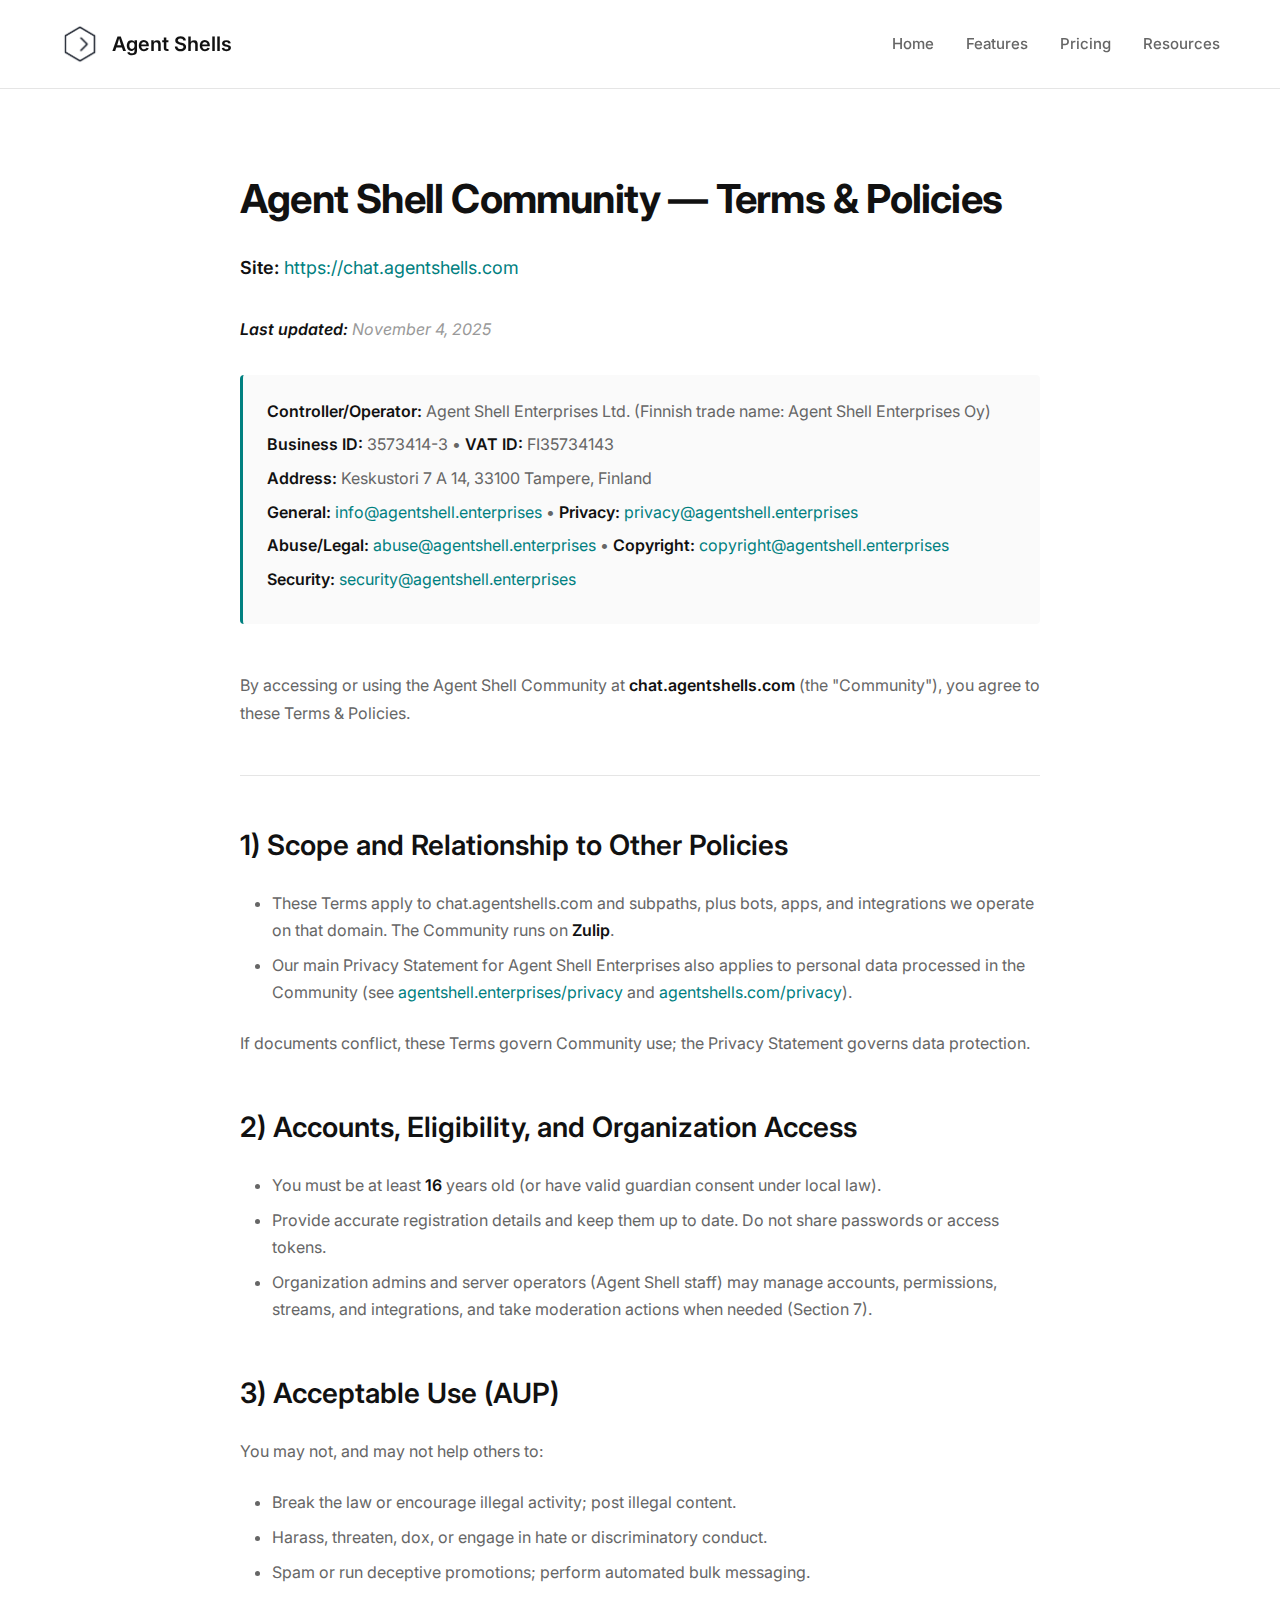
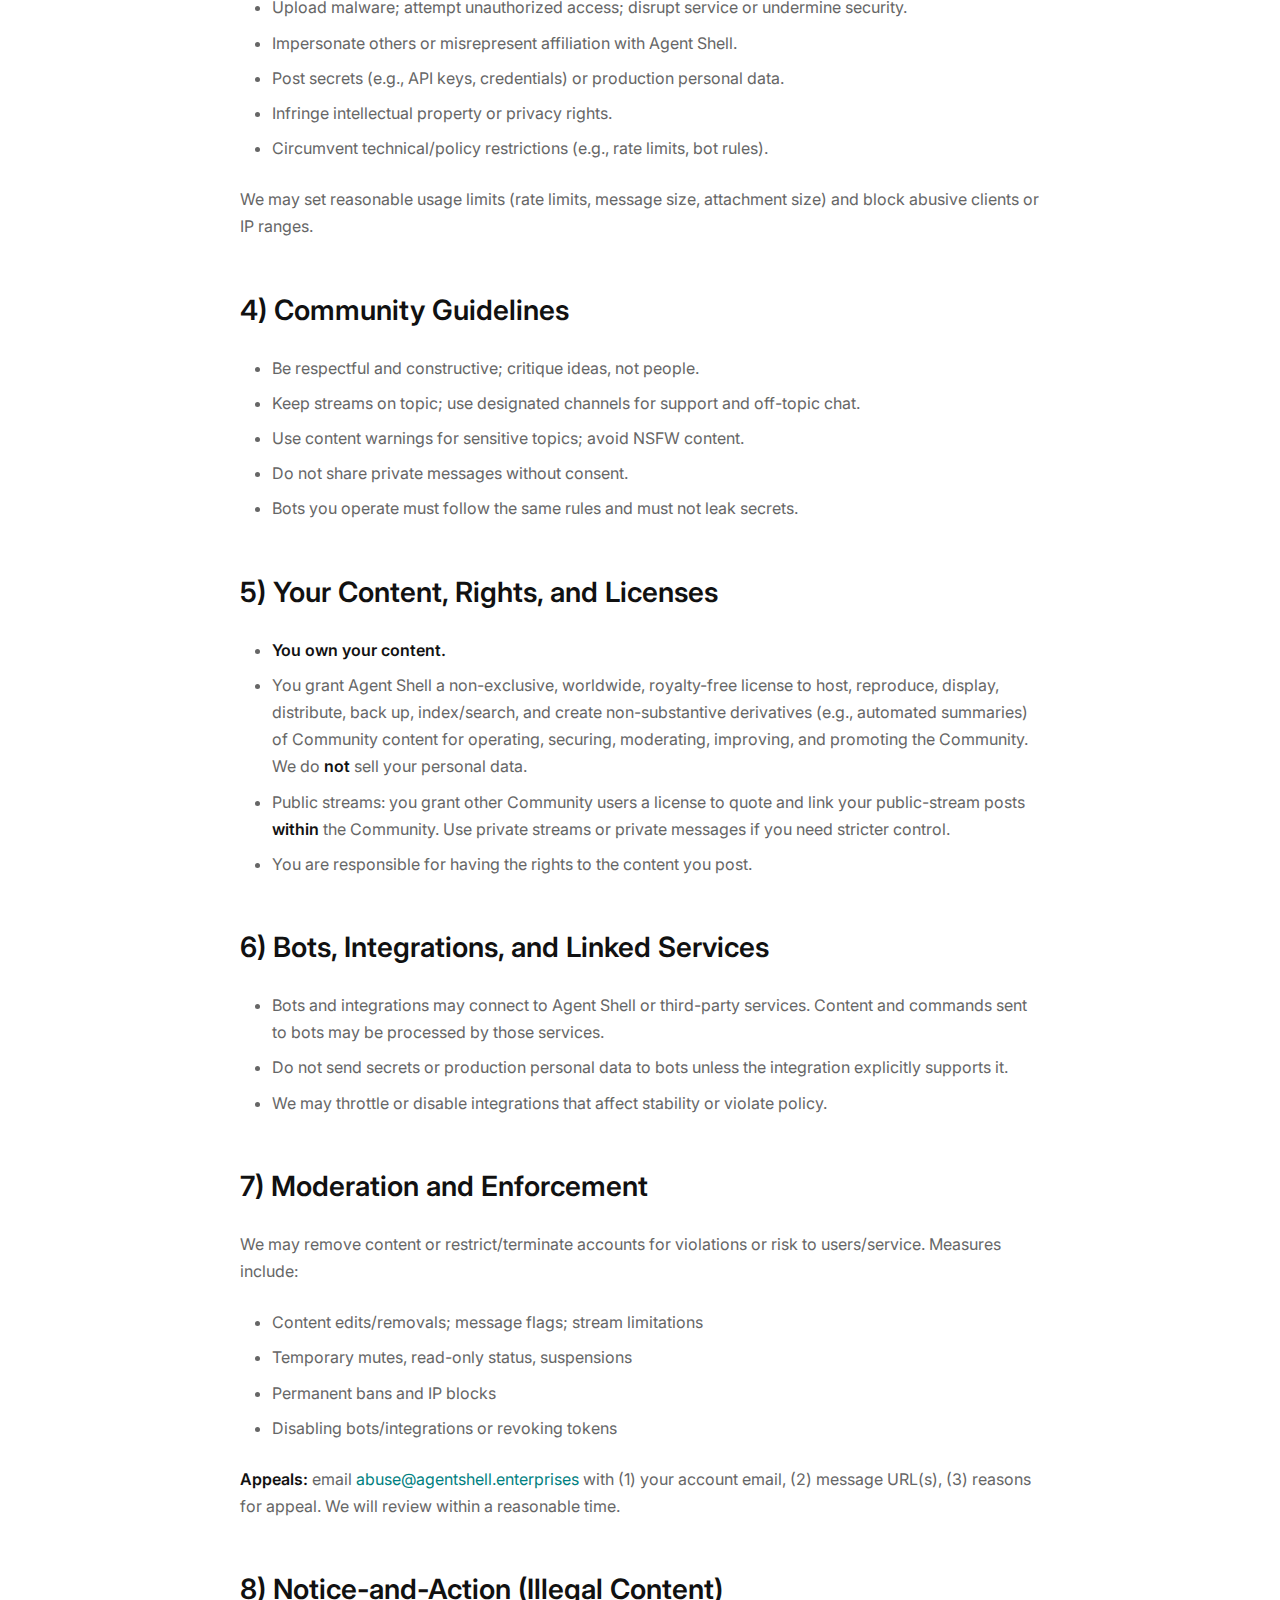
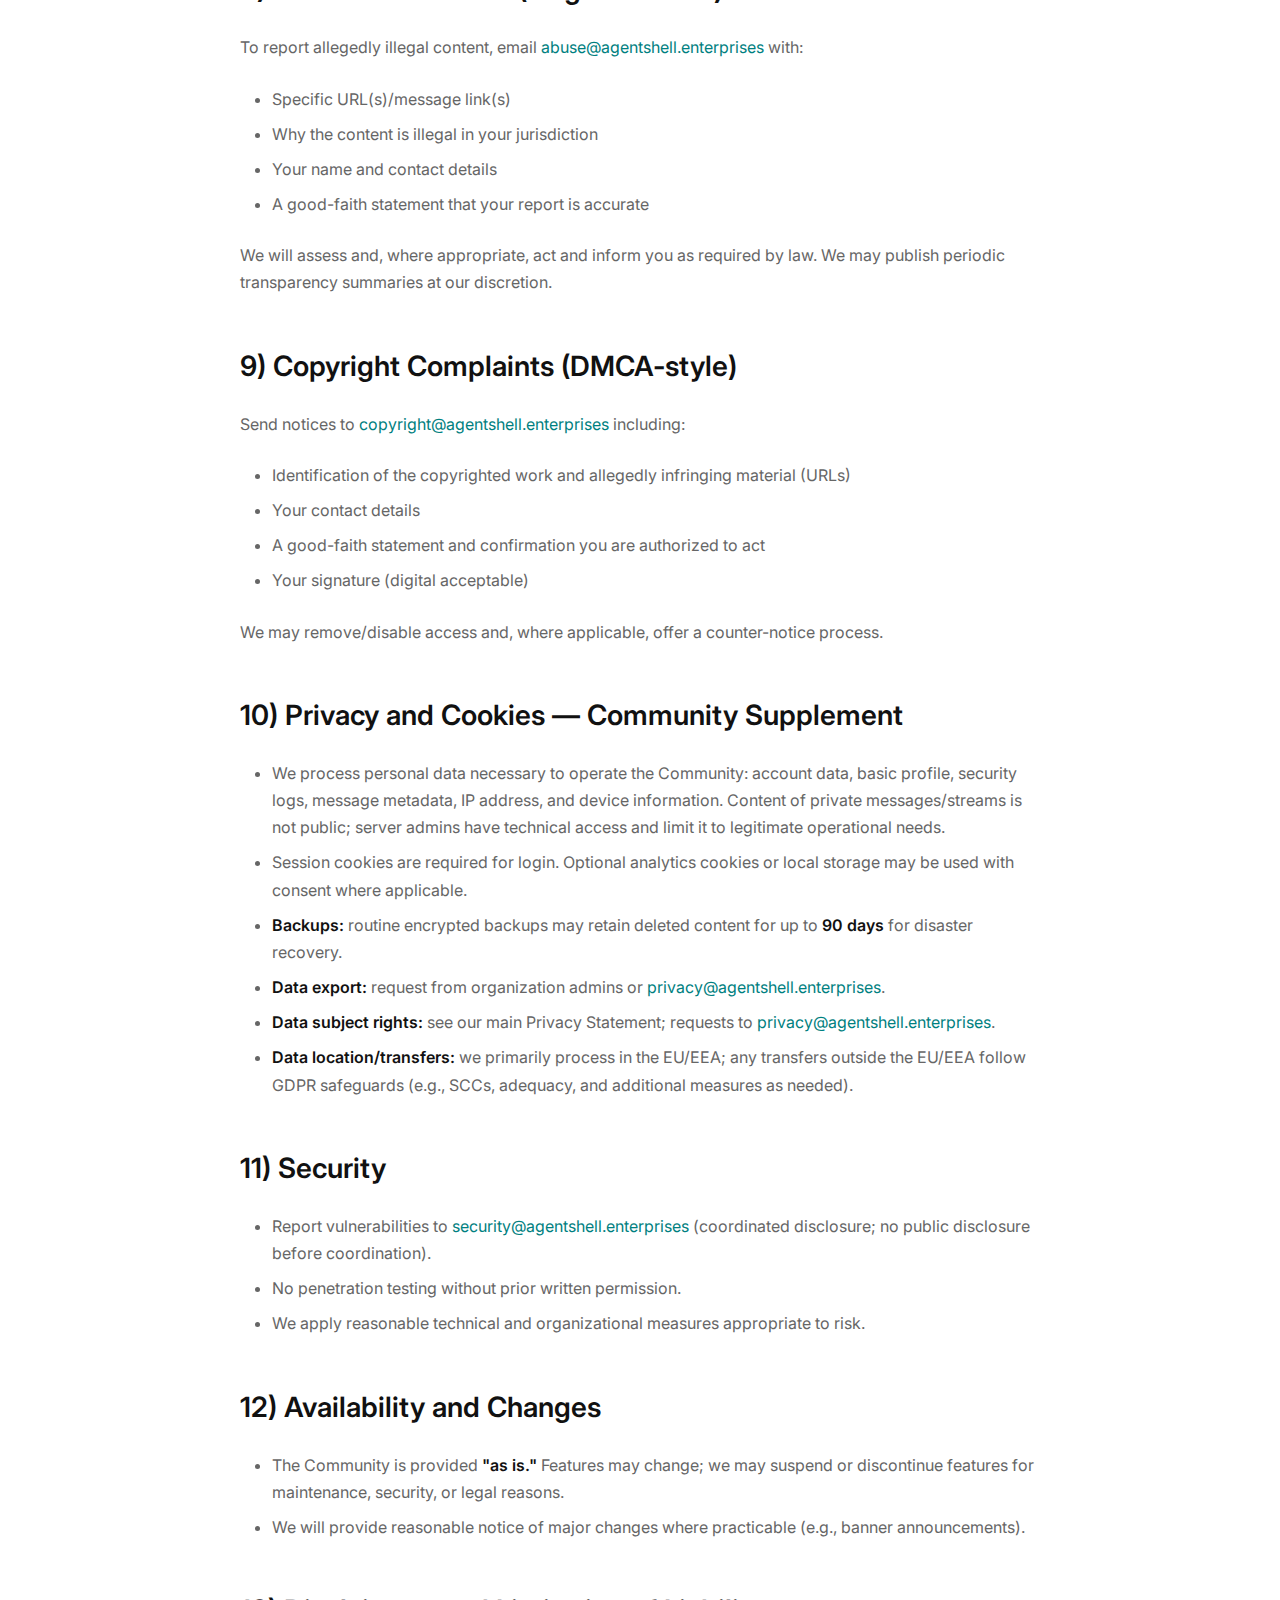
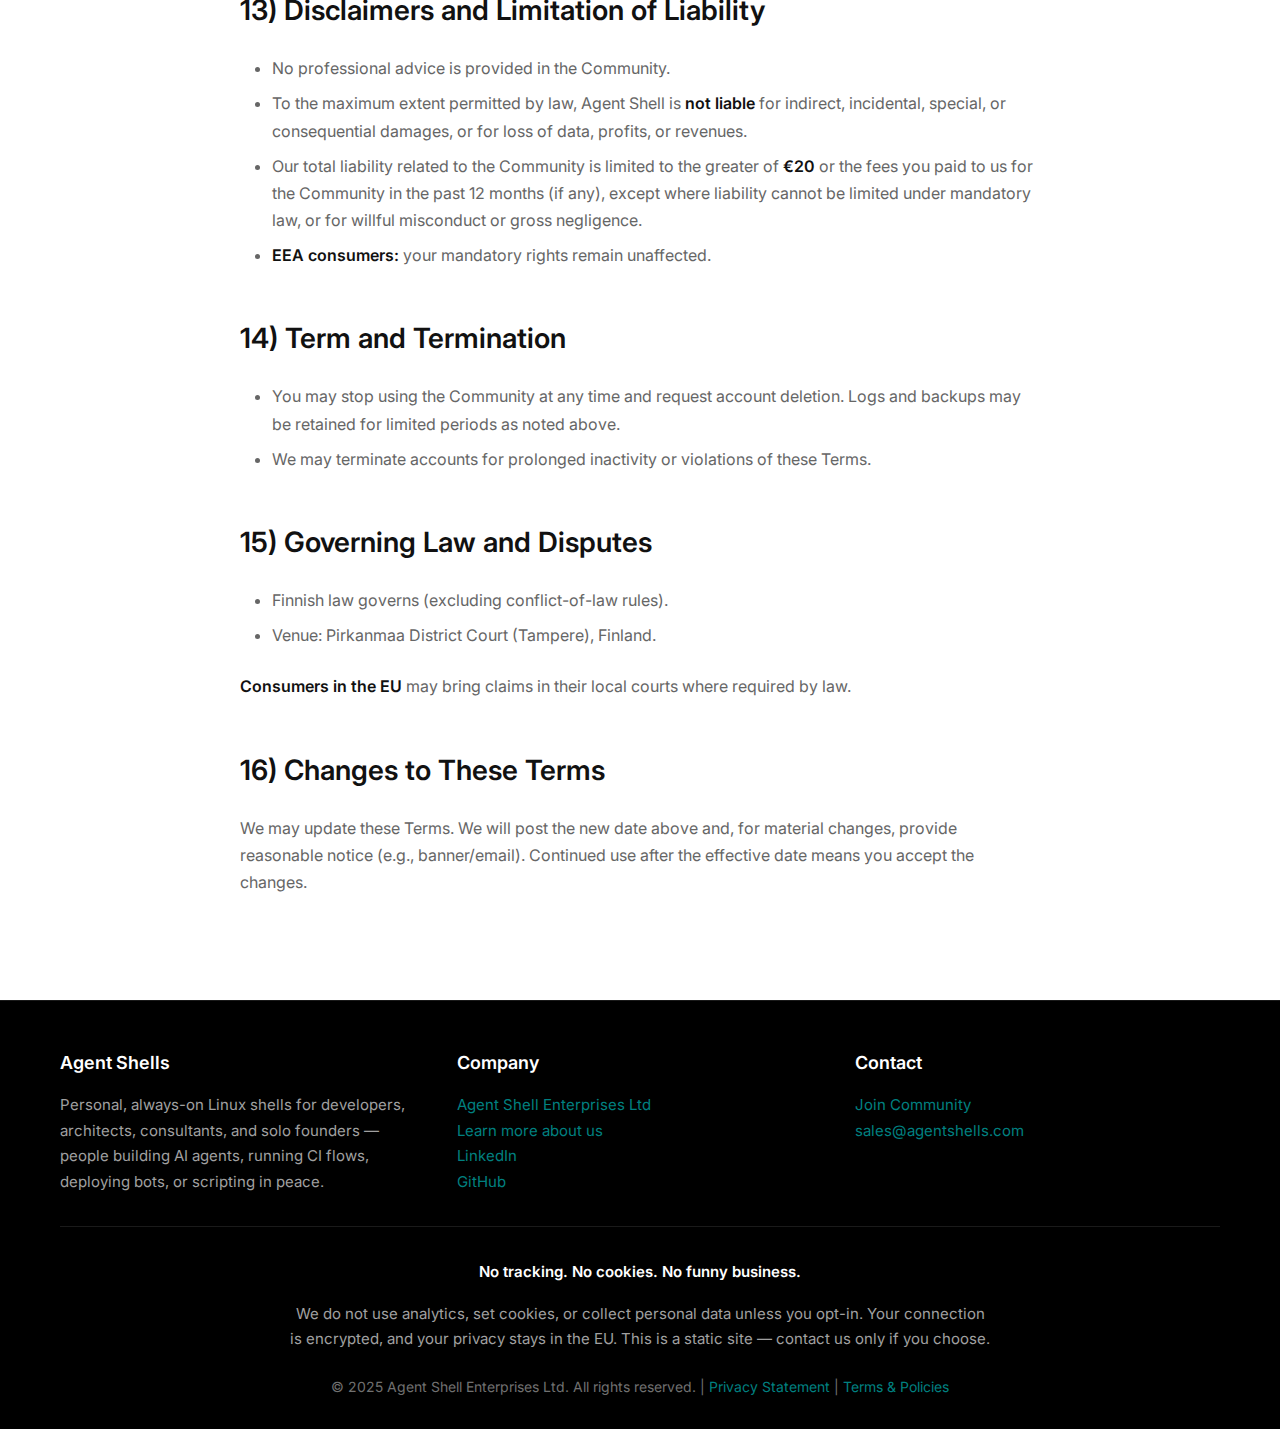
<file: docs/terms.html>
<!DOCTYPE html>
<html lang="en">
<head>
    <meta charset="UTF-8">
    <meta name="viewport" content="width=device-width, initial-scale=1.0">
    <meta name="color-scheme" content="light dark">
    <title>Terms & Policies — Agent Shell Community</title>
    <meta name="description" content="Terms and policies for the Agent Shell Community at chat.agentshells.com.">
    <meta name="robots" content="index, follow">
    
    <!-- Open Graph -->
    <meta property="og:title" content="Terms & Policies — Agent Shell Community">
    <meta property="og:description" content="Terms and policies for the Agent Shell Community at chat.agentshells.com.">
    <meta property="og:type" content="website">
    <meta property="og:url" content="https://agentshells.com/terms.html">
    
    <!-- Inter Font -->
    <link rel="preconnect" href="https://fonts.googleapis.com">
    <link rel="preconnect" href="https://fonts.gstatic.com" crossorigin>
    <link href="https://fonts.googleapis.com/css2?family=Inter:wght@400;500;600;700&display=swap" rel="stylesheet">
    
    <link rel="stylesheet" href="styles.css">
    <style>
        .terms-content {
            padding: var(--spacing-2xl) 0;
            background-color: var(--background);
            max-width: 800px;
            margin: 0 auto;
        }
        
        .terms-content h1 {
            font-size: 2.5rem;
            font-weight: 700;
            margin-bottom: var(--spacing-md);
            color: var(--text-primary);
            letter-spacing: -0.02em;
        }
        
        .terms-content .intro {
            font-size: 1.125rem;
            color: var(--text-secondary);
            margin-bottom: var(--spacing-lg);
            line-height: 1.7;
        }
        
        .terms-content .last-updated {
            font-style: italic;
            color: var(--text-muted);
            margin-bottom: var(--spacing-lg);
        }
        
        .terms-content .company-info {
            margin-bottom: var(--spacing-xl);
            padding: var(--spacing-md);
            background-color: var(--surface);
            border-left: 3px solid var(--color-aurora-teal);
            border-radius: 4px;
        }
        
        .terms-content .company-info p {
            margin-bottom: var(--spacing-xs);
            line-height: 1.6;
        }
        
        .terms-content h2 {
            font-size: 1.75rem;
            font-weight: 600;
            margin-top: var(--spacing-xl);
            margin-bottom: var(--spacing-md);
            color: var(--text-primary);
        }
        
        .terms-content h2:first-of-type {
            margin-top: var(--spacing-lg);
        }
        
        .terms-content p {
            margin-bottom: var(--spacing-md);
            line-height: 1.7;
            color: var(--text-secondary);
        }
        
        .terms-content ul {
            margin-bottom: var(--spacing-md);
            padding-left: var(--spacing-lg);
            color: var(--text-secondary);
        }
        
        .terms-content li {
            margin-bottom: var(--spacing-xs);
            line-height: 1.7;
        }
        
        .terms-content hr {
            border: none;
            border-top: 1px solid var(--border);
            margin: var(--spacing-xl) 0;
        }
        
        .terms-content strong {
            color: var(--text-primary);
            font-weight: 600;
        }
        
        .terms-content em {
            color: var(--text-secondary);
        }
        
        .terms-content a {
            color: var(--color-aurora-teal);
            text-decoration: none;
            transition: color 0.2s ease;
        }
        
        .terms-content a:hover {
            color: var(--color-teal-hover);
            text-decoration: underline;
        }
        
        .terms-content a:focus {
            outline: 3px solid var(--color-aurora-teal);
            outline-offset: 2px;
            border-radius: 4px;
        }
        
        @media (max-width: 768px) {
            .terms-content {
                padding: var(--spacing-xl) 0;
            }
            
            .terms-content h1 {
                font-size: 2rem;
            }
            
            .terms-content h2 {
                font-size: 1.5rem;
            }
        }
    </style>
</head>
<body>
    <!-- Skip Navigation -->
    <a href="#main-content" class="skip-nav">Skip to main content</a>
    
    <header class="header" role="banner">
        <div class="container">
            <div class="logo-container">
                <a href="/" class="logo-link" aria-label="Agent Shell Home">
                    <img src="assets/agentshell-enterprise-icon-logo-light.png" alt="Agent Shell logo" class="logo-icon logo-light" width="40" height="40" loading="eager">
                    <img src="assets/agentshell-enterprises-icon-logo-white-transparent.png" alt="Agent Shell logo" class="logo-icon logo-dark" width="40" height="40" loading="eager">
                    <span class="logo-text">Agent Shells</span>
                </a>
            </div>
            <nav class="nav" role="navigation" aria-label="Main navigation">
                <button class="mobile-menu-toggle" aria-label="Toggle mobile menu" aria-expanded="false" aria-controls="main-nav">
                    <span class="hamburger-icon"></span>
                </button>
                <div id="main-nav" class="nav-menu">
                    <a href="/" class="nav-link">Home</a>
                    <a href="/#features" class="nav-link">Features</a>
                    <a href="/#pricing" class="nav-link">Pricing</a>
                    <a href="/#resources" class="nav-link">Resources</a>
                </div>
            </nav>
        </div>
    </header>

    <main id="main-content" role="main">
        <div class="container">
            <div class="terms-content">
                <h1>Agent Shell Community — Terms & Policies</h1>
                <p class="intro"><strong>Site:</strong> <a href="https://chat.agentshells.com" target="_blank" rel="noopener noreferrer">https://chat.agentshells.com</a></p>
                <p class="last-updated"><strong>Last updated:</strong> November 4, 2025</p>
                
                <div class="company-info">
                    <p><strong>Controller/Operator:</strong> Agent Shell Enterprises Ltd. (Finnish trade name: Agent Shell Enterprises Oy)</p>
                    <p><strong>Business ID:</strong> 3573414-3 • <strong>VAT ID:</strong> FI35734143</p>
                    <p><strong>Address:</strong> Keskustori 7 A 14, 33100 Tampere, Finland</p>
                    <p><strong>General:</strong> <a href="mailto:info@agentshell.enterprises">info@agentshell.enterprises</a> • <strong>Privacy:</strong> <a href="mailto:privacy@agentshell.enterprises">privacy@agentshell.enterprises</a></p>
                    <p><strong>Abuse/Legal:</strong> <a href="mailto:abuse@agentshell.enterprises">abuse@agentshell.enterprises</a> • <strong>Copyright:</strong> <a href="mailto:copyright@agentshell.enterprises">copyright@agentshell.enterprises</a></p>
                    <p><strong>Security:</strong> <a href="mailto:security@agentshell.enterprises">security@agentshell.enterprises</a></p>
                </div>
                
                <p>By accessing or using the Agent Shell Community at <strong>chat.agentshells.com</strong> (the "Community"), you agree to these Terms & Policies.</p>
                
                <hr>
                
                <h2>1) Scope and Relationship to Other Policies</h2>
                <ul>
                    <li>These Terms apply to chat.agentshells.com and subpaths, plus bots, apps, and integrations we operate on that domain. The Community runs on <strong>Zulip</strong>.</li>
                    <li>Our main Privacy Statement for Agent Shell Enterprises also applies to personal data processed in the Community (see <a href="https://agentshell.enterprises/privacy" target="_blank" rel="noopener noreferrer">agentshell.enterprises/privacy</a> and <a href="/privacy.html">agentshells.com/privacy</a>).</li>
                </ul>
                <p>If documents conflict, these Terms govern Community use; the Privacy Statement governs data protection.</p>
                
                <h2>2) Accounts, Eligibility, and Organization Access</h2>
                <ul>
                    <li>You must be at least <strong>16</strong> years old (or have valid guardian consent under local law).</li>
                    <li>Provide accurate registration details and keep them up to date. Do not share passwords or access tokens.</li>
                    <li>Organization admins and server operators (Agent Shell staff) may manage accounts, permissions, streams, and integrations, and take moderation actions when needed (Section 7).</li>
                </ul>
                
                <h2>3) Acceptable Use (AUP)</h2>
                <p>You may not, and may not help others to:</p>
                <ul>
                    <li>Break the law or encourage illegal activity; post illegal content.</li>
                    <li>Harass, threaten, dox, or engage in hate or discriminatory conduct.</li>
                    <li>Spam or run deceptive promotions; perform automated bulk messaging.</li>
                    <li>Upload malware; attempt unauthorized access; disrupt service or undermine security.</li>
                    <li>Impersonate others or misrepresent affiliation with Agent Shell.</li>
                    <li>Post secrets (e.g., API keys, credentials) or production personal data.</li>
                    <li>Infringe intellectual property or privacy rights.</li>
                    <li>Circumvent technical/policy restrictions (e.g., rate limits, bot rules).</li>
                </ul>
                <p>We may set reasonable usage limits (rate limits, message size, attachment size) and block abusive clients or IP ranges.</p>
                
                <h2>4) Community Guidelines</h2>
                <ul>
                    <li>Be respectful and constructive; critique ideas, not people.</li>
                    <li>Keep streams on topic; use designated channels for support and off-topic chat.</li>
                    <li>Use content warnings for sensitive topics; avoid NSFW content.</li>
                    <li>Do not share private messages without consent.</li>
                    <li>Bots you operate must follow the same rules and must not leak secrets.</li>
                </ul>
                
                <h2>5) Your Content, Rights, and Licenses</h2>
                <ul>
                    <li><strong>You own your content.</strong></li>
                    <li>You grant Agent Shell a non-exclusive, worldwide, royalty-free license to host, reproduce, display, distribute, back up, index/search, and create non-substantive derivatives (e.g., automated summaries) of Community content for operating, securing, moderating, improving, and promoting the Community. We do <strong>not</strong> sell your personal data.</li>
                    <li>Public streams: you grant other Community users a license to quote and link your public-stream posts <strong>within</strong> the Community. Use private streams or private messages if you need stricter control.</li>
                    <li>You are responsible for having the rights to the content you post.</li>
                </ul>
                
                <h2>6) Bots, Integrations, and Linked Services</h2>
                <ul>
                    <li>Bots and integrations may connect to Agent Shell or third-party services. Content and commands sent to bots may be processed by those services.</li>
                    <li>Do not send secrets or production personal data to bots unless the integration explicitly supports it.</li>
                    <li>We may throttle or disable integrations that affect stability or violate policy.</li>
                </ul>
                
                <h2>7) Moderation and Enforcement</h2>
                <p>We may remove content or restrict/terminate accounts for violations or risk to users/service. Measures include:</p>
                <ul>
                    <li>Content edits/removals; message flags; stream limitations</li>
                    <li>Temporary mutes, read-only status, suspensions</li>
                    <li>Permanent bans and IP blocks</li>
                    <li>Disabling bots/integrations or revoking tokens</li>
                </ul>
                <p><strong>Appeals:</strong> email <a href="mailto:abuse@agentshell.enterprises">abuse@agentshell.enterprises</a> with (1) your account email, (2) message URL(s), (3) reasons for appeal. We will review within a reasonable time.</p>
                
                <h2>8) Notice-and-Action (Illegal Content)</h2>
                <p>To report allegedly illegal content, email <a href="mailto:abuse@agentshell.enterprises">abuse@agentshell.enterprises</a> with:</p>
                <ul>
                    <li>Specific URL(s)/message link(s)</li>
                    <li>Why the content is illegal in your jurisdiction</li>
                    <li>Your name and contact details</li>
                    <li>A good-faith statement that your report is accurate</li>
                </ul>
                <p>We will assess and, where appropriate, act and inform you as required by law. We may publish periodic transparency summaries at our discretion.</p>
                
                <h2>9) Copyright Complaints (DMCA-style)</h2>
                <p>Send notices to <a href="mailto:copyright@agentshell.enterprises">copyright@agentshell.enterprises</a> including:</p>
                <ul>
                    <li>Identification of the copyrighted work and allegedly infringing material (URLs)</li>
                    <li>Your contact details</li>
                    <li>A good-faith statement and confirmation you are authorized to act</li>
                    <li>Your signature (digital acceptable)</li>
                </ul>
                <p>We may remove/disable access and, where applicable, offer a counter-notice process.</p>
                
                <h2>10) Privacy and Cookies — Community Supplement</h2>
                <ul>
                    <li>We process personal data necessary to operate the Community: account data, basic profile, security logs, message metadata, IP address, and device information. Content of private messages/streams is not public; server admins have technical access and limit it to legitimate operational needs.</li>
                    <li>Session cookies are required for login. Optional analytics cookies or local storage may be used with consent where applicable.</li>
                    <li><strong>Backups:</strong> routine encrypted backups may retain deleted content for up to <strong>90 days</strong> for disaster recovery.</li>
                    <li><strong>Data export:</strong> request from organization admins or <a href="mailto:privacy@agentshell.enterprises">privacy@agentshell.enterprises</a>.</li>
                    <li><strong>Data subject rights:</strong> see our main Privacy Statement; requests to <a href="mailto:privacy@agentshell.enterprises">privacy@agentshell.enterprises</a>.</li>
                    <li><strong>Data location/transfers:</strong> we primarily process in the EU/EEA; any transfers outside the EU/EEA follow GDPR safeguards (e.g., SCCs, adequacy, and additional measures as needed).</li>
                </ul>
                
                <h2>11) Security</h2>
                <ul>
                    <li>Report vulnerabilities to <a href="mailto:security@agentshell.enterprises">security@agentshell.enterprises</a> (coordinated disclosure; no public disclosure before coordination).</li>
                    <li>No penetration testing without prior written permission.</li>
                    <li>We apply reasonable technical and organizational measures appropriate to risk.</li>
                </ul>
                
                <h2>12) Availability and Changes</h2>
                <ul>
                    <li>The Community is provided <strong>"as is."</strong> Features may change; we may suspend or discontinue features for maintenance, security, or legal reasons.</li>
                    <li>We will provide reasonable notice of major changes where practicable (e.g., banner announcements).</li>
                </ul>
                
                <h2>13) Disclaimers and Limitation of Liability</h2>
                <ul>
                    <li>No professional advice is provided in the Community.</li>
                    <li>To the maximum extent permitted by law, Agent Shell is <strong>not liable</strong> for indirect, incidental, special, or consequential damages, or for loss of data, profits, or revenues.</li>
                    <li>Our total liability related to the Community is limited to the greater of <strong>€20</strong> or the fees you paid to us for the Community in the past 12 months (if any), except where liability cannot be limited under mandatory law, or for willful misconduct or gross negligence.</li>
                    <li><strong>EEA consumers:</strong> your mandatory rights remain unaffected.</li>
                </ul>
                
                <h2>14) Term and Termination</h2>
                <ul>
                    <li>You may stop using the Community at any time and request account deletion. Logs and backups may be retained for limited periods as noted above.</li>
                    <li>We may terminate accounts for prolonged inactivity or violations of these Terms.</li>
                </ul>
                
                <h2>15) Governing Law and Disputes</h2>
                <ul>
                    <li>Finnish law governs (excluding conflict-of-law rules).</li>
                    <li>Venue: Pirkanmaa District Court (Tampere), Finland.</li>
                </ul>
                <p><strong>Consumers in the EU</strong> may bring claims in their local courts where required by law.</p>
                
                <h2>16) Changes to These Terms</h2>
                <p>We may update these Terms. We will post the new date above and, for material changes, provide reasonable notice (e.g., banner/email). Continued use after the effective date means you accept the changes.</p>
            </div>
        </div>
    </main>

    <footer class="footer" role="contentinfo">
        <div class="container">
            <div class="footer-content">
                <div class="footer-section">
                    <h4 class="footer-title">Agent Shells</h4>
                    <p class="footer-text">Personal, always-on Linux shells for developers, architects, consultants, and solo founders — people building AI agents, running CI flows, deploying bots, or scripting in peace.</p>
                </div>
                <div class="footer-section">
                    <h4 class="footer-title">Company</h4>
                    <p class="footer-text">
                        <a href="https://agentshell.enterprises" class="footer-link" target="_blank" rel="noopener noreferrer">Agent Shell Enterprises Ltd</a>
                    </p>
                    <p class="footer-text">
                        <a href="https://agentshell.enterprises" class="footer-link" target="_blank" rel="noopener noreferrer">Learn more about us</a>
                    </p>
                    <p class="footer-text">
                        <a href="https://www.linkedin.com/company/109978551/" class="footer-link" target="_blank" rel="noopener noreferrer">LinkedIn</a>
                    </p>
                    <p class="footer-text">
                        <a href="https://github.com/agentshells" class="footer-link" target="_blank" rel="noopener noreferrer">GitHub</a>
                    </p>
                </div>
                <div class="footer-section">
                    <h4 class="footer-title">Contact</h4>
                    <p class="footer-text">
                        <a href="https://chat.agentshells.com/join/mfslqbbpaxbzo7glk6sjjlho/" class="footer-link" target="_blank" rel="noopener noreferrer">Join Community</a>
                    </p>
                    <p class="footer-text">
                        <a href="mailto:sales@agentshells.com" class="footer-link">sales@agentshells.com</a>
                    </p>
                </div>
            </div>
            <div class="footer-bottom">
                <div class="privacy-text">
                    <p><strong>No tracking. No cookies. No funny business.</strong></p>
                    <p>We do not use analytics, set cookies, or collect personal data unless you opt-in. Your connection is encrypted, and your privacy stays in the EU. This is a static site — contact us only if you choose.</p>
                </div>
                <p class="footer-copyright">&copy; 2025 Agent Shell Enterprises Ltd. All rights reserved. | <a href="/privacy.html" class="footer-link">Privacy Statement</a> | <a href="/terms.html" class="footer-link">Terms & Policies</a></p>
            </div>
        </div>
    </footer>

    <script>
        // Mobile menu toggle
        (function() {
            const mobileMenuToggle = document.querySelector('.mobile-menu-toggle');
            const navMenu = document.querySelector('#main-nav');
            
            if (mobileMenuToggle && navMenu) {
                mobileMenuToggle.addEventListener('click', function() {
                    const isExpanded = this.getAttribute('aria-expanded') === 'true';
                    this.setAttribute('aria-expanded', !isExpanded);
                    navMenu.classList.toggle('nav-menu-open');
                    document.body.classList.toggle('menu-open');
                });
                
                // Close menu when clicking outside
                document.addEventListener('click', function(e) {
                    if (!navMenu.contains(e.target) && !mobileMenuToggle.contains(e.target)) {
                        mobileMenuToggle.setAttribute('aria-expanded', 'false');
                        navMenu.classList.remove('nav-menu-open');
                        document.body.classList.remove('menu-open');
                    }
                });
                
                // Close menu on nav link click (mobile)
                document.querySelectorAll('.nav-link').forEach(link => {
                    link.addEventListener('click', function() {
                        if (window.innerWidth < 768) {
                            mobileMenuToggle.setAttribute('aria-expanded', 'false');
                            navMenu.classList.remove('nav-menu-open');
                            document.body.classList.remove('menu-open');
                        }
                    });
                });
            }
        })();
    </script>
</body>
</html>
</file>
<file: docs/styles.css>
/* Reset and Base Styles */
* {
    margin: 0;
    padding: 0;
    box-sizing: border-box;
}

:root {
    /* Brand Colors */
    --color-dark-graphite: #111111;
    --color-aurora-teal: #008080;
    --color-teal-hover: #006666;
    --color-teal-light: #00a0a0;
    
    /* Light Theme Colors */
    --background: #ffffff;
    --surface: #fafafa;
    --border: #e5e5e5;
    --border-light: #f0f0f0;
    
    /* Text Colors */
    --text-primary: #111111;
    --text-secondary: #666666;
    --text-muted: #999999;
    
    /* Spacing */
    --spacing-xs: 0.5rem;
    --spacing-sm: 1rem;
    --spacing-md: 1.5rem;
    --spacing-lg: 2rem;
    --spacing-xl: 3rem;
    --spacing-2xl: 5rem;
}

/* Dark Theme */
@media (prefers-color-scheme: dark) {
    :root {
        /* Dark Theme Colors */
        --background: #0a0a0a;
        --surface: #151515;
        --border: #2a2a2a;
        --border-light: #1f1f1f;
        
        /* Text Colors */
        --text-primary: #e5e5e5;
        --text-secondary: #a0a0a0;
        --text-muted: #707070;
        
        /* Brand Colors Adjusted for Dark */
        --color-aurora-teal: #00b8b8;
        --color-teal-hover: #00d0d0;
        --color-teal-light: #00e0e0;
    }
}

body {
    font-family: 'Inter', system-ui, -apple-system, BlinkMacSystemFont, 'Segoe UI', 'Roboto', 'Oxygen', 'Ubuntu', 'Cantarell', 'Fira Sans', 'Droid Sans', 'Helvetica Neue', sans-serif;
    background-color: var(--background);
    color: var(--text-primary);
    line-height: 1.5;
    -webkit-font-smoothing: antialiased;
    -moz-osx-font-smoothing: grayscale;
    font-size: 16px;
}

/* Skip Navigation */
.skip-nav {
    position: absolute;
    top: -40px;
    left: 0;
    background: var(--color-aurora-teal);
    color: var(--background);
    padding: 8px 16px;
    text-decoration: none;
    font-weight: 600;
    z-index: 1000;
    border-radius: 0 0 4px 0;
}

.skip-nav:focus {
    top: 0;
    outline: 3px solid var(--color-aurora-teal);
    outline-offset: 2px;
}

/* Container */
.container {
    max-width: 1200px;
    margin: 0 auto;
    padding: 0 20px;
}

/* Header */
.header {
    background-color: var(--background);
    border-bottom: 1px solid var(--border);
    padding: var(--spacing-md) 0;
    position: sticky;
    top: 0;
    z-index: 100;
    backdrop-filter: blur(10px);
}

@media (prefers-color-scheme: light) {
    .header {
        background-color: rgba(255, 255, 255, 0.95);
    }
}

@media (prefers-color-scheme: dark) {
    .header {
        background-color: rgba(10, 10, 10, 0.95);
    }
}

.header .container {
    display: flex;
    justify-content: space-between;
    align-items: center;
}

.logo-container {
    display: flex;
    align-items: center;
    gap: 12px;
}

.logo-link {
    display: flex;
    align-items: center;
    gap: 12px;
    text-decoration: none;
    transition: opacity 0.2s ease;
}

.logo-link:hover {
    opacity: 0.8;
}

.logo-link:focus {
    outline: 3px solid var(--color-aurora-teal);
    outline-offset: 3px;
    border-radius: 4px;
}

.logo-icon {
    display: block;
    flex-shrink: 0;
    height: 40px;
    width: auto;
}

.logo-text {
    font-size: 1.25rem;
    font-weight: 600;
    color: var(--text-primary);
    white-space: nowrap;
}

.logo-dark {
    display: none;
}

.logo-light {
    display: block;
}

@media (prefers-color-scheme: dark) {
    .logo-dark {
        display: block;
    }
    
    .logo-light {
        display: none;
    }
}

.nav {
    display: flex;
    gap: var(--spacing-lg);
    align-items: center;
}

.mobile-menu-toggle {
    display: none;
    background: none;
    border: none;
    cursor: pointer;
    padding: 8px;
    flex-direction: column;
    gap: 4px;
    align-items: center;
    justify-content: center;
    width: 40px;
    height: 40px;
}

.mobile-menu-toggle:focus {
    outline: 3px solid var(--color-aurora-teal);
    outline-offset: 2px;
    border-radius: 4px;
}

.hamburger-icon {
    display: block;
    width: 24px;
    height: 2px;
    background-color: var(--text-primary);
    position: relative;
    transition: background-color 0.2s ease;
}

.hamburger-icon::before,
.hamburger-icon::after {
    content: '';
    position: absolute;
    width: 24px;
    height: 2px;
    background-color: var(--text-primary);
    left: 0;
    transition: transform 0.2s ease, top 0.2s ease;
}

.hamburger-icon::before {
    top: -8px;
}

.hamburger-icon::after {
    top: 8px;
}

.mobile-menu-toggle[aria-expanded="true"] .hamburger-icon {
    background-color: transparent;
}

.mobile-menu-toggle[aria-expanded="true"] .hamburger-icon::before {
    top: 0;
    transform: rotate(45deg);
}

.mobile-menu-toggle[aria-expanded="true"] .hamburger-icon::after {
    top: 0;
    transform: rotate(-45deg);
}

.nav-menu {
    display: flex;
    gap: var(--spacing-lg);
    align-items: center;
}

.nav-link {
    color: var(--text-secondary);
    text-decoration: none;
    font-weight: 500;
    font-size: 0.9375rem;
    transition: color 0.2s ease;
    position: relative;
    padding: 4px 0;
}

.nav-link:hover {
    color: var(--color-aurora-teal);
}

.nav-link:focus {
    outline: 3px solid var(--color-aurora-teal);
    outline-offset: 3px;
    border-radius: 4px;
}

.nav-link::after {
    content: '';
    position: absolute;
    bottom: -4px;
    left: 0;
    width: 0;
    height: 2px;
    background: var(--color-aurora-teal);
    transition: width 0.2s ease;
}

.nav-link:hover::after,
.nav-link:focus::after {
    width: 100%;
}

.nav-link.active {
    color: var(--color-aurora-teal);
}

.nav-link.active::after {
    width: 100%;
}

.cta-nav-link {
    background: var(--color-aurora-teal);
    color: var(--background);
    padding: 8px 16px;
    border-radius: 6px;
    font-weight: 600;
}

.cta-nav-link:hover {
    background: var(--color-teal-hover);
    color: var(--background);
}

.cta-nav-link::after {
    display: none;
}

/* Hero Section */
.hero {
    padding: 8rem 0 6rem;
    text-align: center;
    background-color: var(--background);
}

.hero-title {
    font-size: 3.5rem;
    font-weight: 700;
    margin-bottom: 2.5rem;
    line-height: 1.2;
    letter-spacing: -0.03em;
    color: var(--text-primary);
}

.hero-subtitle {
    font-size: 1.25rem;
    color: var(--text-secondary);
    max-width: 700px;
    margin: 0 auto 3rem;
    font-weight: 400;
}

.hero-cta {
    margin-top: 3rem;
}

.hero-cta-button {
    display: inline-block;
    padding: 16px 32px;
    font-size: 1.125rem;
    width: auto;
    min-width: 200px;
    background: var(--color-aurora-teal);
    color: var(--background);
}

.hero-cta-button:hover {
    background: var(--color-teal-hover);
    transform: translateY(-1px);
    box-shadow: 0 4px 12px rgba(0, 184, 184, 0.3);
}

@media (prefers-color-scheme: light) {
    .hero-cta-button:hover {
        box-shadow: 0 4px 12px rgba(0, 128, 128, 0.2);
    }
}

/* Section Styles */
.section-title {
    font-size: 2.5rem;
    font-weight: 700;
    text-align: center;
    margin-bottom: var(--spacing-sm);
    letter-spacing: -0.02em;
    color: var(--text-primary);
}

.section-description {
    text-align: center;
    color: var(--text-secondary);
    font-size: 1.1rem;
    max-width: 600px;
    margin: 0 auto var(--spacing-xl);
    font-weight: 400;
}

.category-title {
    font-size: 2rem;
    font-weight: 600;
    margin-bottom: var(--spacing-sm);
    text-align: center;
    color: var(--text-primary);
}

.category-description {
    text-align: center;
    color: var(--text-secondary);
    margin-bottom: var(--spacing-xl);
    max-width: 800px;
    margin-left: auto;
    margin-right: auto;
    font-size: 1rem;
    line-height: 1.7;
}

/* Pricing Section */
.pricing {
    padding: var(--spacing-2xl) 0;
    background-color: var(--background);
}

.dev-section {
    margin-bottom: var(--spacing-2xl);
}

/* Plans Grid */
.plans-grid {
    display: grid;
    gap: var(--spacing-lg);
    margin-top: var(--spacing-lg);
}

.dev-grid {
    grid-template-columns: repeat(auto-fit, minmax(300px, 1fr));
    max-width: 1200px;
    margin: 0 auto;
}

/* Plan Card */
.plan-card {
    background: var(--background);
    border: 1px solid var(--border);
    border-radius: 8px;
    padding: var(--spacing-lg);
    transition: all 0.2s ease;
    position: relative;
    display: flex;
    flex-direction: column;
}

.plan-card:hover {
    transform: translateY(-2px);
    border-color: var(--color-aurora-teal);
    box-shadow: 0 4px 16px rgba(0, 184, 184, 0.15);
}

@media (prefers-color-scheme: light) {
    .plan-card:hover {
        box-shadow: 0 4px 16px rgba(0, 128, 128, 0.08);
    }
}

.dev-card.featured {
    border-color: var(--color-aurora-teal);
    border-width: 2px;
}

.plan-badge {
    position: absolute;
    top: -12px;
    right: 20px;
    background: var(--color-aurora-teal);
    color: var(--background);
    padding: 4px 12px;
    border-radius: 16px;
    font-size: 0.75rem;
    font-weight: 600;
    text-transform: uppercase;
    letter-spacing: 0.05em;
}

.plan-header {
    margin-bottom: var(--spacing-lg);
}

.plan-name {
    font-size: 1.75rem;
    font-weight: 600;
    margin-bottom: var(--spacing-sm);
    color: var(--text-primary);
}

.plan-price {
    display: flex;
    align-items: baseline;
    gap: 0.5rem;
    margin-bottom: 0.25rem;
}

.price-amount {
    font-size: 2.5rem;
    font-weight: 700;
    color: var(--text-primary);
}

.price-period {
    font-size: 1rem;
    color: var(--text-secondary);
    font-weight: 400;
}

.plan-price-alt {
    font-size: 0.875rem;
    color: var(--text-muted);
}

.plan-features {
    flex: 1;
    margin-bottom: var(--spacing-lg);
}

.feature-item {
    display: flex;
    align-items: center;
    gap: 0.75rem;
    padding: 0.75rem 0;
    color: var(--text-secondary);
    font-size: 0.9375rem;
}

.feature-icon {
    font-size: 1.25rem;
    width: 24px;
    text-align: center;
    flex-shrink: 0;
}

.feature-note {
    margin-top: var(--spacing-sm);
    padding: var(--spacing-sm);
    background-color: rgba(0, 184, 184, 0.1);
    border-left: 3px solid var(--color-aurora-teal);
    border-radius: 4px;
}

@media (prefers-color-scheme: light) {
    .feature-note {
        background-color: rgba(0, 128, 128, 0.05);
    }
}

.feature-note p {
    font-size: 0.875rem;
    color: var(--text-secondary);
    line-height: 1.6;
    margin: 0;
}

/* CTA Buttons */
.cta-button {
    display: inline-block;
    padding: 14px 28px;
    border-radius: 6px;
    text-decoration: none;
    font-weight: 600;
    text-align: center;
    transition: all 0.2s ease;
    cursor: pointer;
    border: none;
    font-size: 1rem;
    width: 100%;
    font-family: inherit;
}

.cta-button:focus {
    outline: 3px solid var(--color-aurora-teal);
    outline-offset: 3px;
}


.dev-cta {
    background: var(--color-aurora-teal);
    color: var(--background);
}

.dev-cta:hover {
    background: var(--color-teal-hover);
    transform: translateY(-1px);
    box-shadow: 0 4px 12px rgba(0, 184, 184, 0.3);
}

@media (prefers-color-scheme: light) {
    .dev-cta:hover {
        box-shadow: 0 4px 12px rgba(0, 128, 128, 0.2);
    }
}

.enterprise-cta {
    background: transparent;
    color: var(--color-aurora-teal);
    border: 2px solid var(--color-aurora-teal);
}

.enterprise-cta:hover {
    background: var(--color-aurora-teal);
    color: var(--background);
}

/* Enterprise Section */
.enterprise-section {
    margin-top: var(--spacing-xl);
    display: flex;
    justify-content: center;
}

.enterprise-card {
    background: var(--background);
    border: 2px solid var(--color-aurora-teal);
    border-radius: 8px;
    padding: var(--spacing-xl);
    text-align: center;
    max-width: 600px;
    width: 100%;
}

.enterprise-title {
    font-size: 2rem;
    font-weight: 600;
    margin-bottom: var(--spacing-sm);
    color: var(--text-primary);
}

.enterprise-description {
    color: var(--text-secondary);
    margin-bottom: var(--spacing-lg);
    font-size: 1.1rem;
    line-height: 1.7;
}

.enterprise-link {
    color: var(--color-aurora-teal);
    text-decoration: none;
    transition: color 0.2s ease;
}

.enterprise-link:hover {
    color: var(--color-teal-hover);
    text-decoration: underline;
}

.enterprise-link:focus {
    outline: 3px solid var(--color-aurora-teal);
    outline-offset: 2px;
    border-radius: 4px;
}

/* Features Section */
.features {
    padding: var(--spacing-2xl) 0;
    background-color: var(--surface);
}

.features-grid {
    display: grid;
    grid-template-columns: repeat(auto-fit, minmax(280px, 1fr));
    gap: var(--spacing-lg);
    margin-top: var(--spacing-xl);
}

.feature-card {
    background: var(--background);
    border: 1px solid var(--border-light);
    border-radius: 8px;
    padding: var(--spacing-lg);
    text-align: center;
    transition: all 0.2s ease;
}

.feature-card:hover {
    transform: translateY(-2px);
    border-color: var(--color-aurora-teal);
    box-shadow: 0 4px 16px rgba(0, 184, 184, 0.15);
}

@media (prefers-color-scheme: light) {
    .feature-card:hover {
        box-shadow: 0 4px 16px rgba(0, 128, 128, 0.08);
    }
}

.feature-icon-large {
    font-size: 3rem;
    margin-bottom: var(--spacing-sm);
}

.feature-card-title {
    font-size: 1.5rem;
    font-weight: 600;
    margin-bottom: var(--spacing-sm);
    color: var(--text-primary);
}

.feature-card-description {
    color: var(--text-secondary);
    line-height: 1.7;
    font-size: 0.9375rem;
}

.coming-soon-badge {
    display: inline-block;
    background: var(--color-aurora-teal);
    color: var(--background);
    padding: 2px 8px;
    border-radius: 12px;
    font-size: 0.75rem;
    font-weight: 600;
    text-transform: uppercase;
    letter-spacing: 0.05em;
    margin-left: 0.5rem;
}

/* Benefits Section */
.benefits {
    padding: var(--spacing-2xl) 0;
    background-color: var(--background);
}

.benefits-list {
    display: flex;
    flex-direction: column;
    gap: var(--spacing-lg);
    max-width: 800px;
    margin: var(--spacing-xl) auto 0;
}

.benefit-item {
    display: flex;
    align-items: flex-start;
    gap: var(--spacing-md);
    padding: var(--spacing-md);
    background: var(--surface);
    border: 1px solid var(--border-light);
    border-radius: 8px;
    transition: all 0.2s ease;
}

.benefit-item:hover {
    border-color: var(--color-aurora-teal);
    box-shadow: 0 2px 8px rgba(0, 184, 184, 0.15);
}

@media (prefers-color-scheme: light) {
    .benefit-item:hover {
        box-shadow: 0 2px 8px rgba(0, 128, 128, 0.08);
    }
}

.benefit-icon {
    font-size: 2rem;
    flex-shrink: 0;
    width: 48px;
    text-align: center;
}

.benefit-content {
    flex: 1;
}

.benefit-title {
    font-size: 1.25rem;
    font-weight: 600;
    margin-bottom: 0.5rem;
    color: var(--text-primary);
}

.benefit-description {
    color: var(--text-secondary);
    line-height: 1.7;
    font-size: 1rem;
    margin: 0;
}

/* Community Section */
.community {
    padding: var(--spacing-2xl) 0;
    background-color: var(--background);
}

.community-benefits {
    display: flex;
    flex-direction: column;
    gap: var(--spacing-lg);
    max-width: 900px;
    margin: var(--spacing-xl) auto;
}

.community-cta {
    text-align: center;
    margin-top: var(--spacing-2xl);
    padding: var(--spacing-xl);
    background: var(--surface);
    border-radius: 8px;
    border: 1px solid var(--border-light);
}

.community-cta-text {
    color: var(--text-secondary);
    font-size: 1.1rem;
    margin-bottom: var(--spacing-lg);
    line-height: 1.7;
}

.community-cta-button {
    display: inline-block;
    padding: 16px 32px;
    font-size: 1.125rem;
    width: auto;
    min-width: 200px;
    background: var(--color-aurora-teal);
    color: var(--background);
}

.community-cta-button:hover {
    background: var(--color-teal-hover);
    transform: translateY(-1px);
    box-shadow: 0 4px 12px rgba(0, 184, 184, 0.3);
}

@media (prefers-color-scheme: light) {
    .community-cta-button:hover {
        box-shadow: 0 4px 12px rgba(0, 128, 128, 0.2);
    }
}

/* Launch Banner */
.launch-banner {
    margin: var(--spacing-xl) auto;
    max-width: 900px;
}

.launch-banner-content {
    display: flex;
    align-items: flex-start;
    gap: var(--spacing-md);
    padding: var(--spacing-lg);
    background: var(--surface);
    border: 2px solid var(--color-aurora-teal);
    border-radius: 8px;
    border-left-width: 4px;
}

.launch-banner-icon {
    font-size: 1.5rem;
    flex-shrink: 0;
    line-height: 1.2;
}

.launch-banner-text {
    color: var(--text-primary);
    font-size: 1rem;
    line-height: 1.7;
    flex: 1;
}

.launch-banner-text strong {
    color: var(--color-aurora-teal);
    font-weight: 600;
}

/* Community Guidelines */
.community-guidelines {
    margin: var(--spacing-2xl) auto 0;
    max-width: 900px;
    padding: var(--spacing-xl);
    background: var(--surface);
    border: 1px solid var(--border-light);
    border-radius: 8px;
}

.guidelines-title {
    font-size: 1.75rem;
    font-weight: 600;
    margin-bottom: var(--spacing-md);
    color: var(--text-primary);
    text-align: center;
}

.guidelines-intro {
    text-align: center;
    color: var(--text-secondary);
    font-size: 1.1rem;
    margin-bottom: var(--spacing-lg);
    line-height: 1.7;
}

.guidelines-list {
    display: flex;
    flex-direction: column;
    gap: var(--spacing-md);
    margin-bottom: var(--spacing-lg);
}

.guideline-item {
    display: flex;
    align-items: center;
    gap: var(--spacing-md);
    padding: var(--spacing-sm);
    color: var(--text-secondary);
}

.guideline-icon {
    font-size: 1.5rem;
    flex-shrink: 0;
    width: 32px;
    text-align: center;
}

.guideline-text {
    font-size: 1rem;
    line-height: 1.6;
    flex: 1;
}

.guidelines-note {
    text-align: center;
    color: var(--text-muted);
    font-size: 0.9375rem;
    line-height: 1.6;
    margin-top: var(--spacing-lg);
    padding-top: var(--spacing-lg);
    border-top: 1px solid var(--border-light);
}

/* Resources Section */
.resources {
    padding: var(--spacing-2xl) 0;
    background-color: var(--surface);
}

.resources-grid {
    display: grid;
    grid-template-columns: repeat(auto-fit, minmax(250px, 1fr));
    gap: var(--spacing-lg);
    margin-top: var(--spacing-xl);
}

.resource-card {
    background: var(--surface);
    border: 1px solid var(--border-light);
    border-radius: 8px;
    padding: var(--spacing-lg);
    transition: all 0.2s ease;
    display: flex;
    flex-direction: column;
}

.resource-card:hover {
    transform: translateY(-2px);
    border-color: var(--color-aurora-teal);
    box-shadow: 0 4px 16px rgba(0, 184, 184, 0.15);
}

@media (prefers-color-scheme: light) {
    .resource-card:hover {
        box-shadow: 0 4px 16px rgba(0, 128, 128, 0.08);
    }
}

.resource-icon {
    font-size: 2.5rem;
    margin-bottom: var(--spacing-sm);
}

.resource-title {
    font-size: 1.25rem;
    font-weight: 600;
    margin-bottom: var(--spacing-sm);
    color: var(--text-primary);
}

.resource-description {
    color: var(--text-secondary);
    line-height: 1.7;
    font-size: 0.9375rem;
    margin-bottom: var(--spacing-md);
    flex: 1;
}

.resource-link {
    color: var(--color-aurora-teal);
    text-decoration: none;
    font-weight: 500;
    transition: color 0.2s ease;
    margin-top: auto;
}

.resource-link:hover {
    color: var(--color-teal-hover);
    text-decoration: underline;
}

.resource-link:focus {
    outline: 3px solid var(--color-aurora-teal);
    outline-offset: 3px;
    border-radius: 4px;
}

/* Footer */
.footer {
    background-color: #000000;
    border-top: 1px solid rgba(255, 255, 255, 0.1);
    padding: var(--spacing-xl) 0 var(--spacing-lg);
}

.footer-content {
    display: grid;
    grid-template-columns: repeat(auto-fit, minmax(250px, 1fr));
    gap: var(--spacing-lg);
    margin-bottom: var(--spacing-lg);
}

.footer-title {
    font-size: 1.125rem;
    font-weight: 600;
    margin-bottom: var(--spacing-sm);
    color: #ffffff;
}

.footer-text {
    color: #a0a0a0;
    line-height: 1.7;
    font-size: 0.9375rem;
}

.footer-link {
    color: var(--color-aurora-teal);
    text-decoration: none;
    transition: color 0.2s ease;
}

.footer-link:hover {
    color: var(--color-teal-hover);
    text-decoration: underline;
}

.footer-link:focus {
    outline: 3px solid var(--color-aurora-teal);
    outline-offset: 2px;
    border-radius: 4px;
}

.footer-bottom {
    text-align: center;
    padding-top: var(--spacing-lg);
    border-top: 1px solid rgba(255, 255, 255, 0.1);
}

.privacy-text {
    margin-bottom: var(--spacing-md);
    max-width: 700px;
    margin-left: auto;
    margin-right: auto;
}

.privacy-text p {
    color: #a0a0a0;
    font-size: 0.9375rem;
    line-height: 1.7;
    margin-bottom: var(--spacing-sm);
}

.privacy-text p:last-child {
    margin-bottom: var(--spacing-md);
}

.privacy-text strong {
    color: #ffffff;
    font-weight: 600;
}

.footer-copyright {
    color: #707070;
    font-size: 0.875rem;
}

/* Responsive Design */
@media (max-width: 768px) {
    .hero-title {
        font-size: 2.5rem;
    }

    .hero-subtitle {
        font-size: 1.125rem;
    }

    .section-title {
        font-size: 2rem;
    }

    .category-title {
        font-size: 1.75rem;
    }

    .dev-grid {
        grid-template-columns: 1fr;
    }

    .mobile-menu-toggle {
        display: flex;
    }

    .nav {
        position: relative;
    }

    .nav-menu {
        position: absolute;
        top: 100%;
        right: 0;
        margin-top: var(--spacing-sm);
        background: var(--background);
        border: 1px solid var(--border);
        border-radius: 8px;
        padding: var(--spacing-md);
        flex-direction: column;
        align-items: flex-start;
        gap: var(--spacing-sm);
        min-width: 200px;
        box-shadow: 0 4px 16px rgba(0, 0, 0, 0.1);
        opacity: 0;
        visibility: hidden;
        transform: translateY(-10px);
        transition: opacity 0.2s ease, visibility 0.2s ease, transform 0.2s ease;
    }

    .nav-menu-open {
        opacity: 1;
        visibility: visible;
        transform: translateY(0);
    }

    .nav-link {
        font-size: 0.9375rem;
        width: 100%;
        padding: var(--spacing-sm);
        display: block;
    }

    .cta-nav-link {
        width: 100%;
        text-align: center;
    }

    body.menu-open {
        overflow: hidden;
    }

    .enterprise-card {
        padding: var(--spacing-lg);
    }

    .benefits-list {
        gap: var(--spacing-md);
    }

    .benefit-item {
        flex-direction: column;
        text-align: center;
    }

    .benefit-icon {
        margin: 0 auto;
    }

    .features-grid {
        grid-template-columns: 1fr;
    }

    .resources-grid {
        grid-template-columns: 1fr;
    }

    .community-benefits {
        gap: var(--spacing-md);
    }

    .community-cta {
        padding: var(--spacing-lg);
    }

    .launch-banner-content {
        flex-direction: column;
        gap: var(--spacing-sm);
        padding: var(--spacing-md);
    }

    .launch-banner-icon {
        font-size: 1.25rem;
    }

    .community-guidelines {
        padding: var(--spacing-lg);
    }

    .guidelines-title {
        font-size: 1.5rem;
    }

    .guidelines-intro {
        font-size: 1rem;
    }

    .footer-content {
        grid-template-columns: 1fr;
    }

    .privacy-text {
        text-align: left;
        padding: 0 var(--spacing-sm);
    }
}

@media (max-width: 480px) {
    .hero {
        padding: var(--spacing-xl) 0 var(--spacing-lg);
    }

    .hero-title {
        font-size: 2rem;
    }

    .hero-subtitle {
        font-size: 1rem;
    }

    .pricing {
        padding: var(--spacing-xl) 0;
    }

    .plan-card {
        padding: var(--spacing-md);
    }

    .price-amount {
        font-size: 2rem;
    }

    .logo-icon {
        height: 32px;
        width: auto;
    }

    .logo-text {
        font-size: 1rem;
    }

    .hero-cta-button {
        width: 100%;
        padding: 14px 24px;
        font-size: 1rem;
    }
}
</file>
